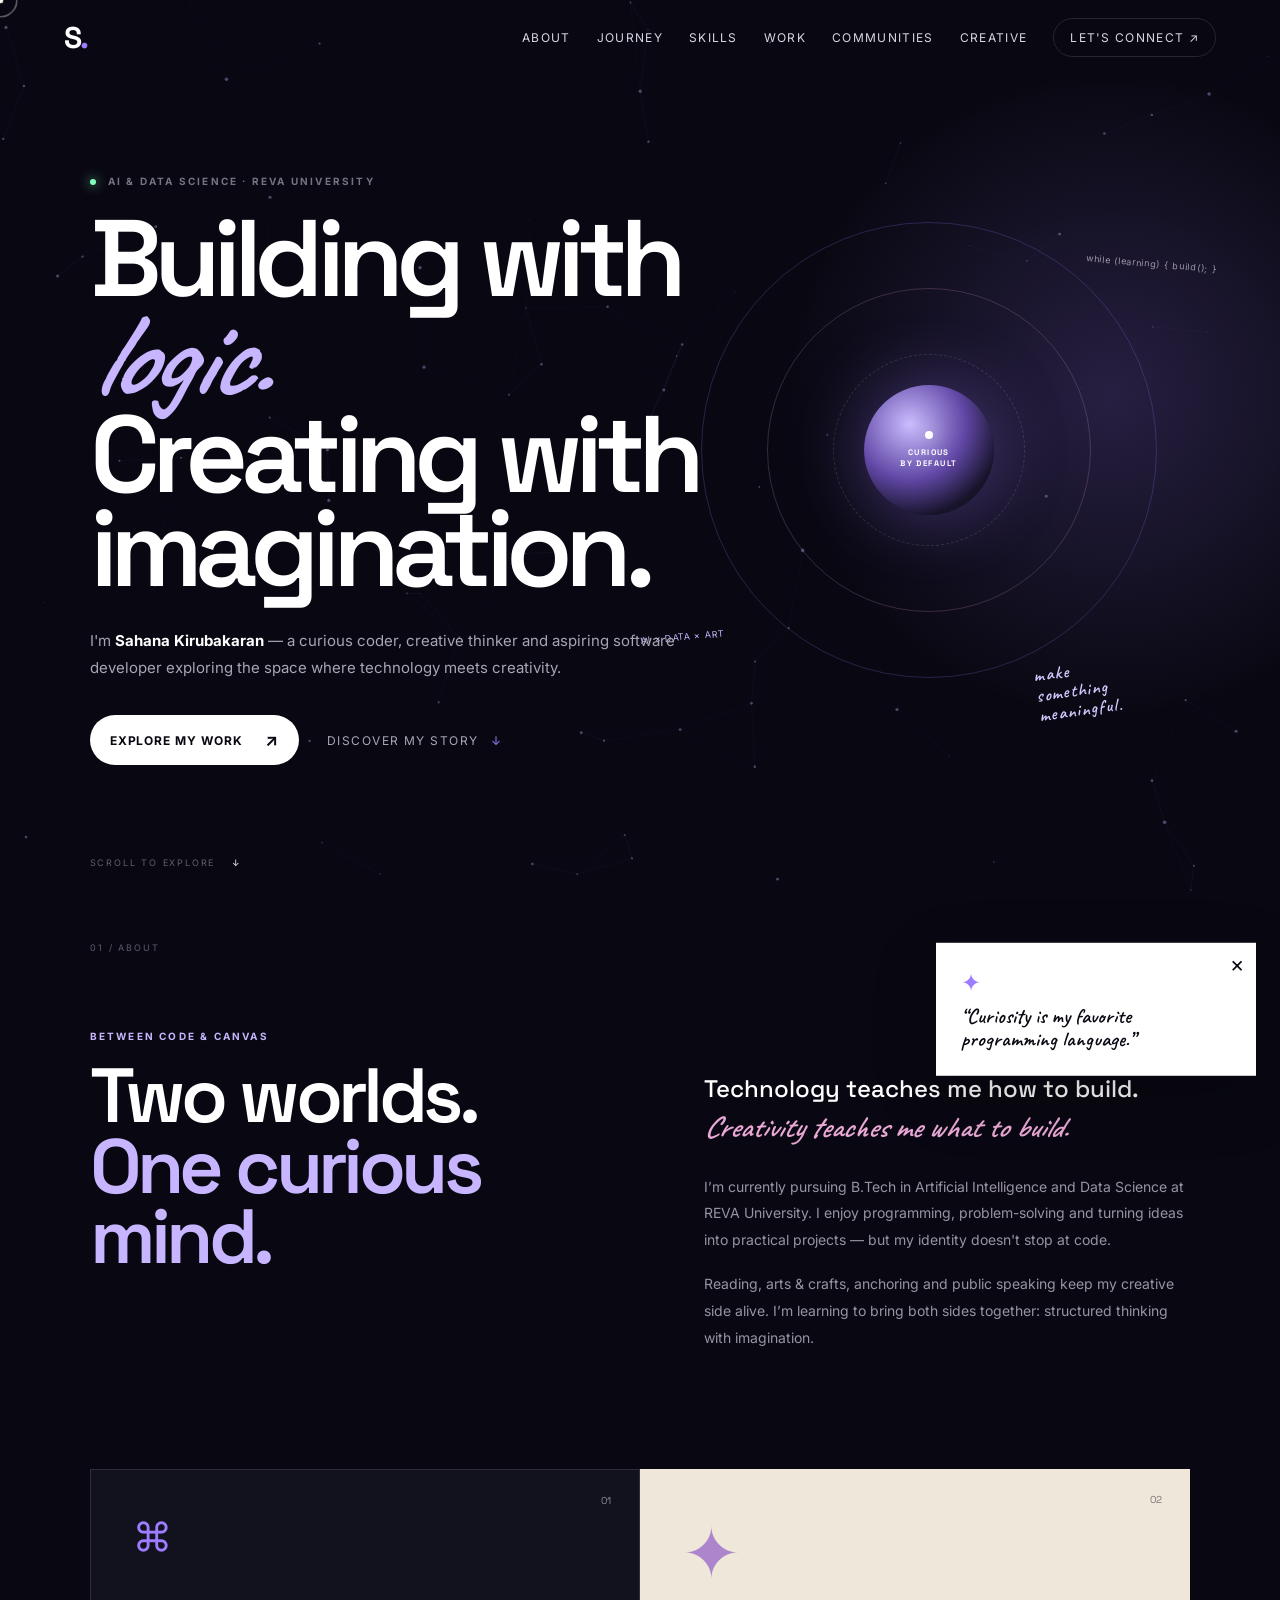
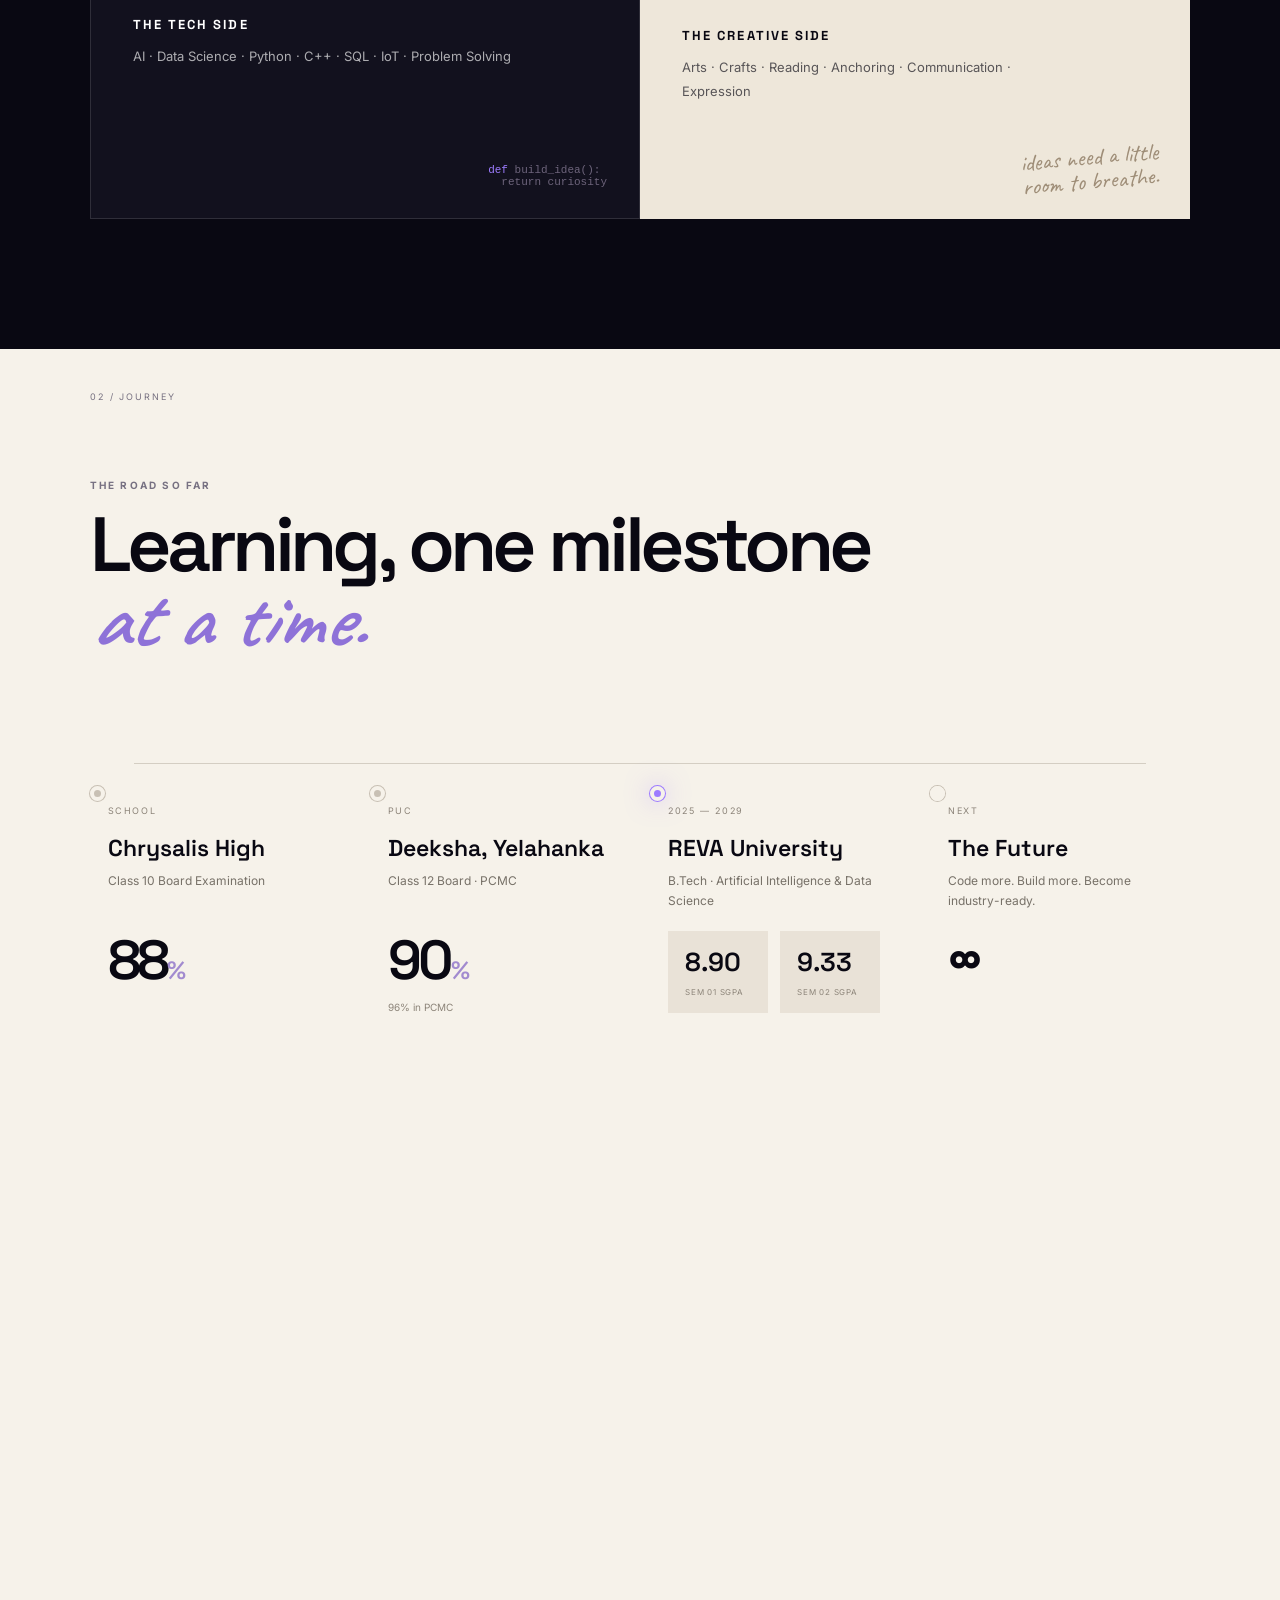
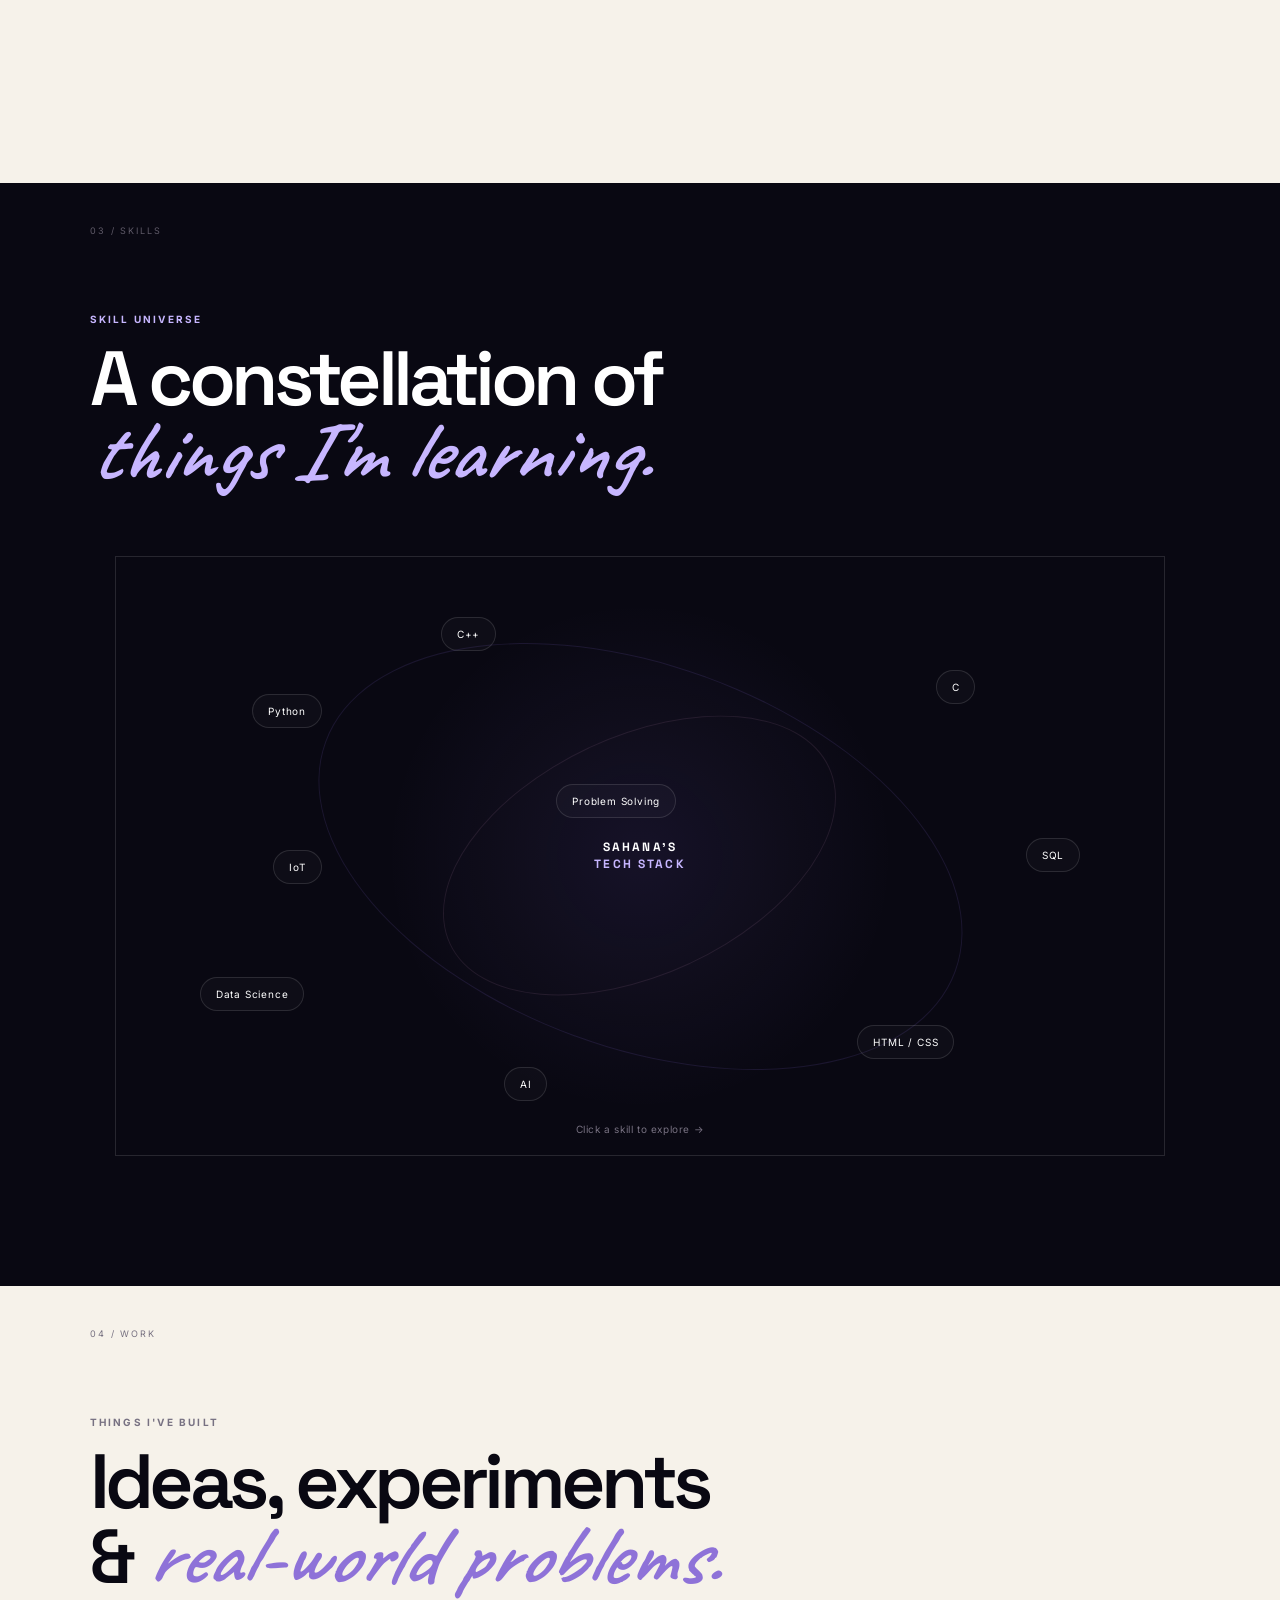
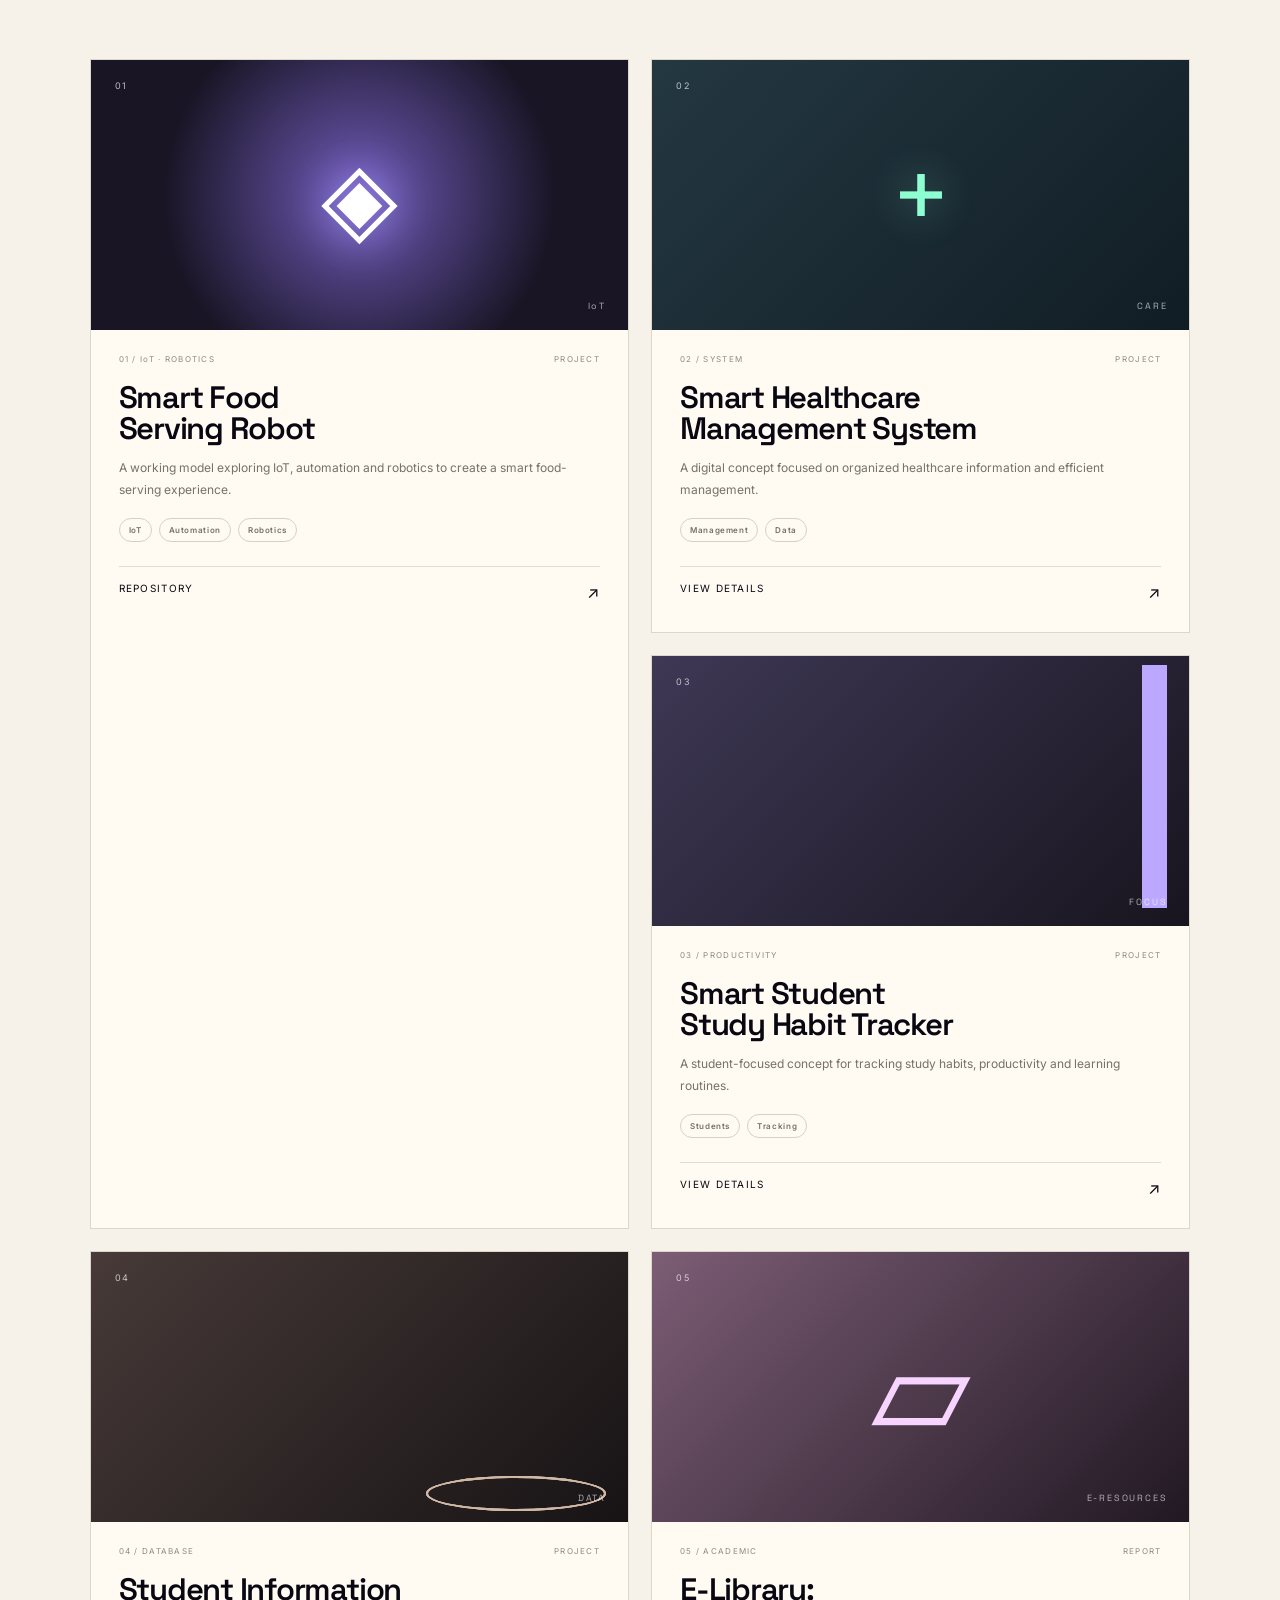
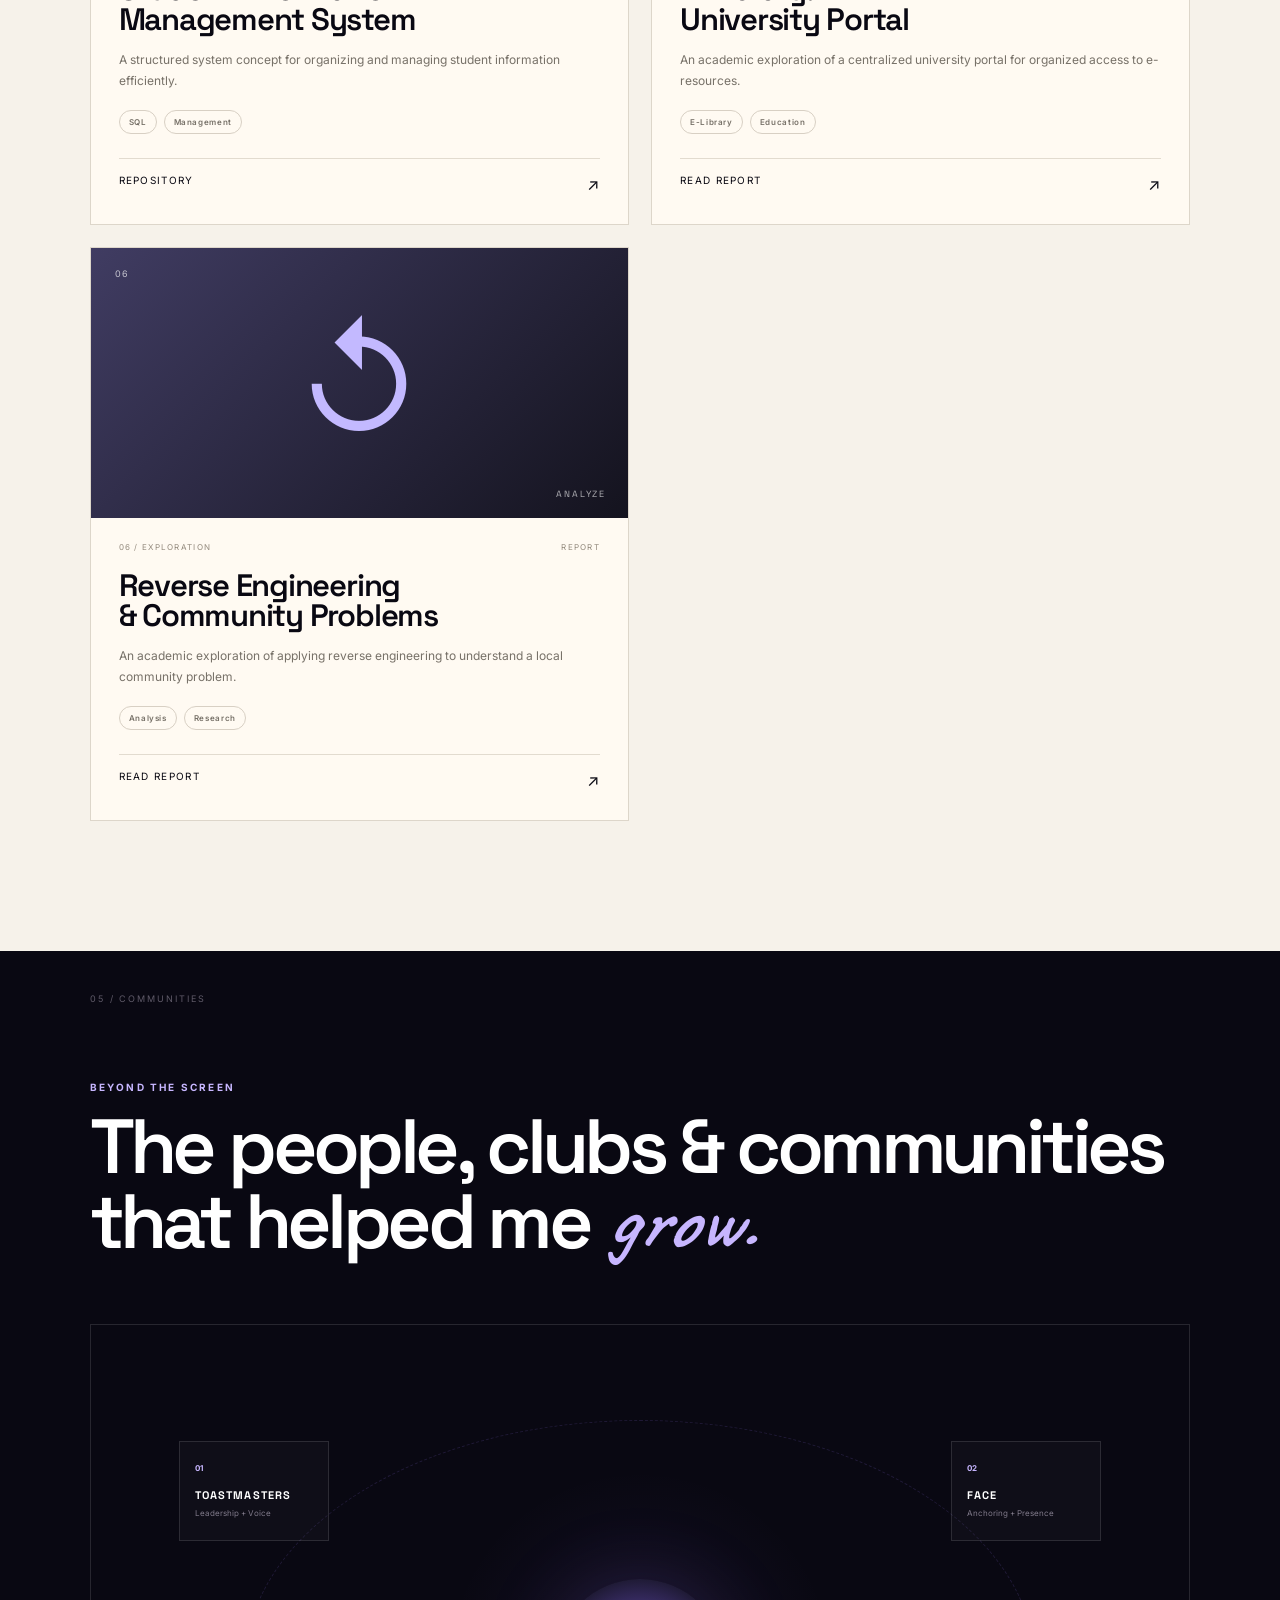
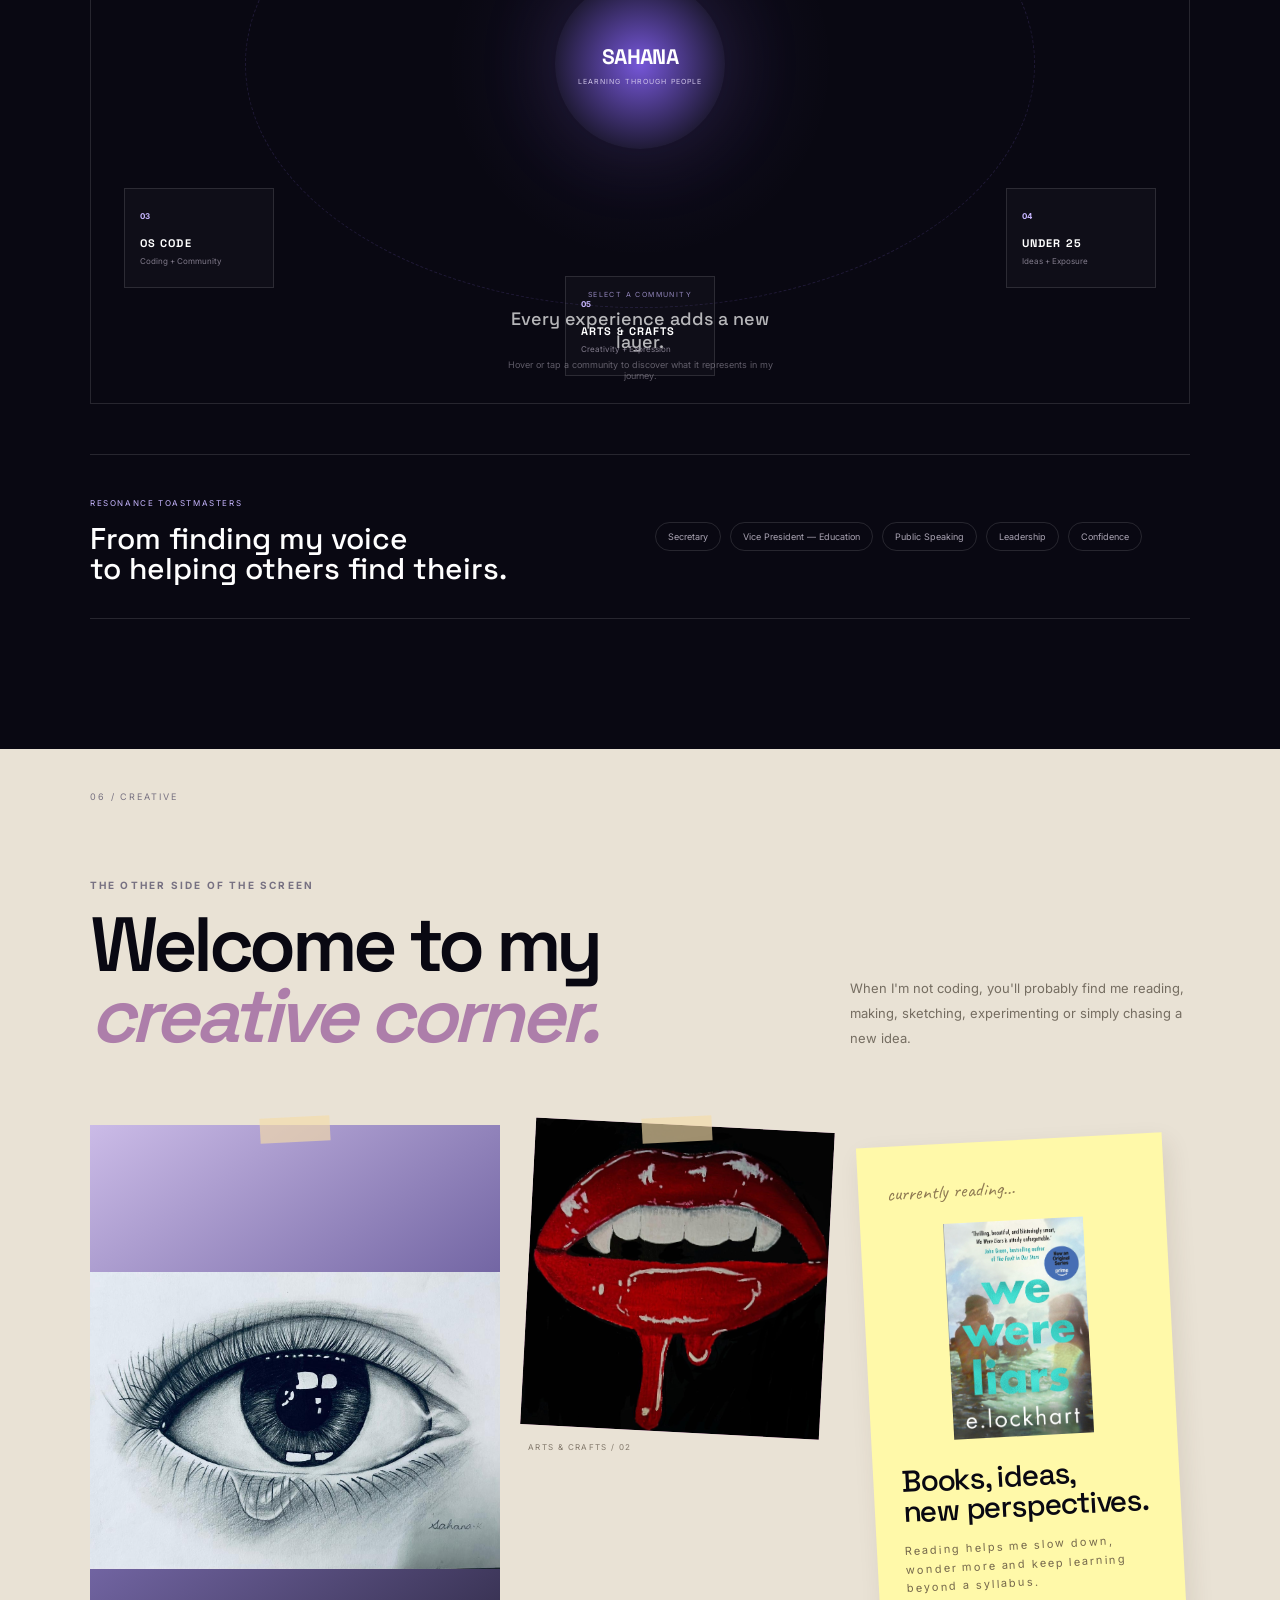
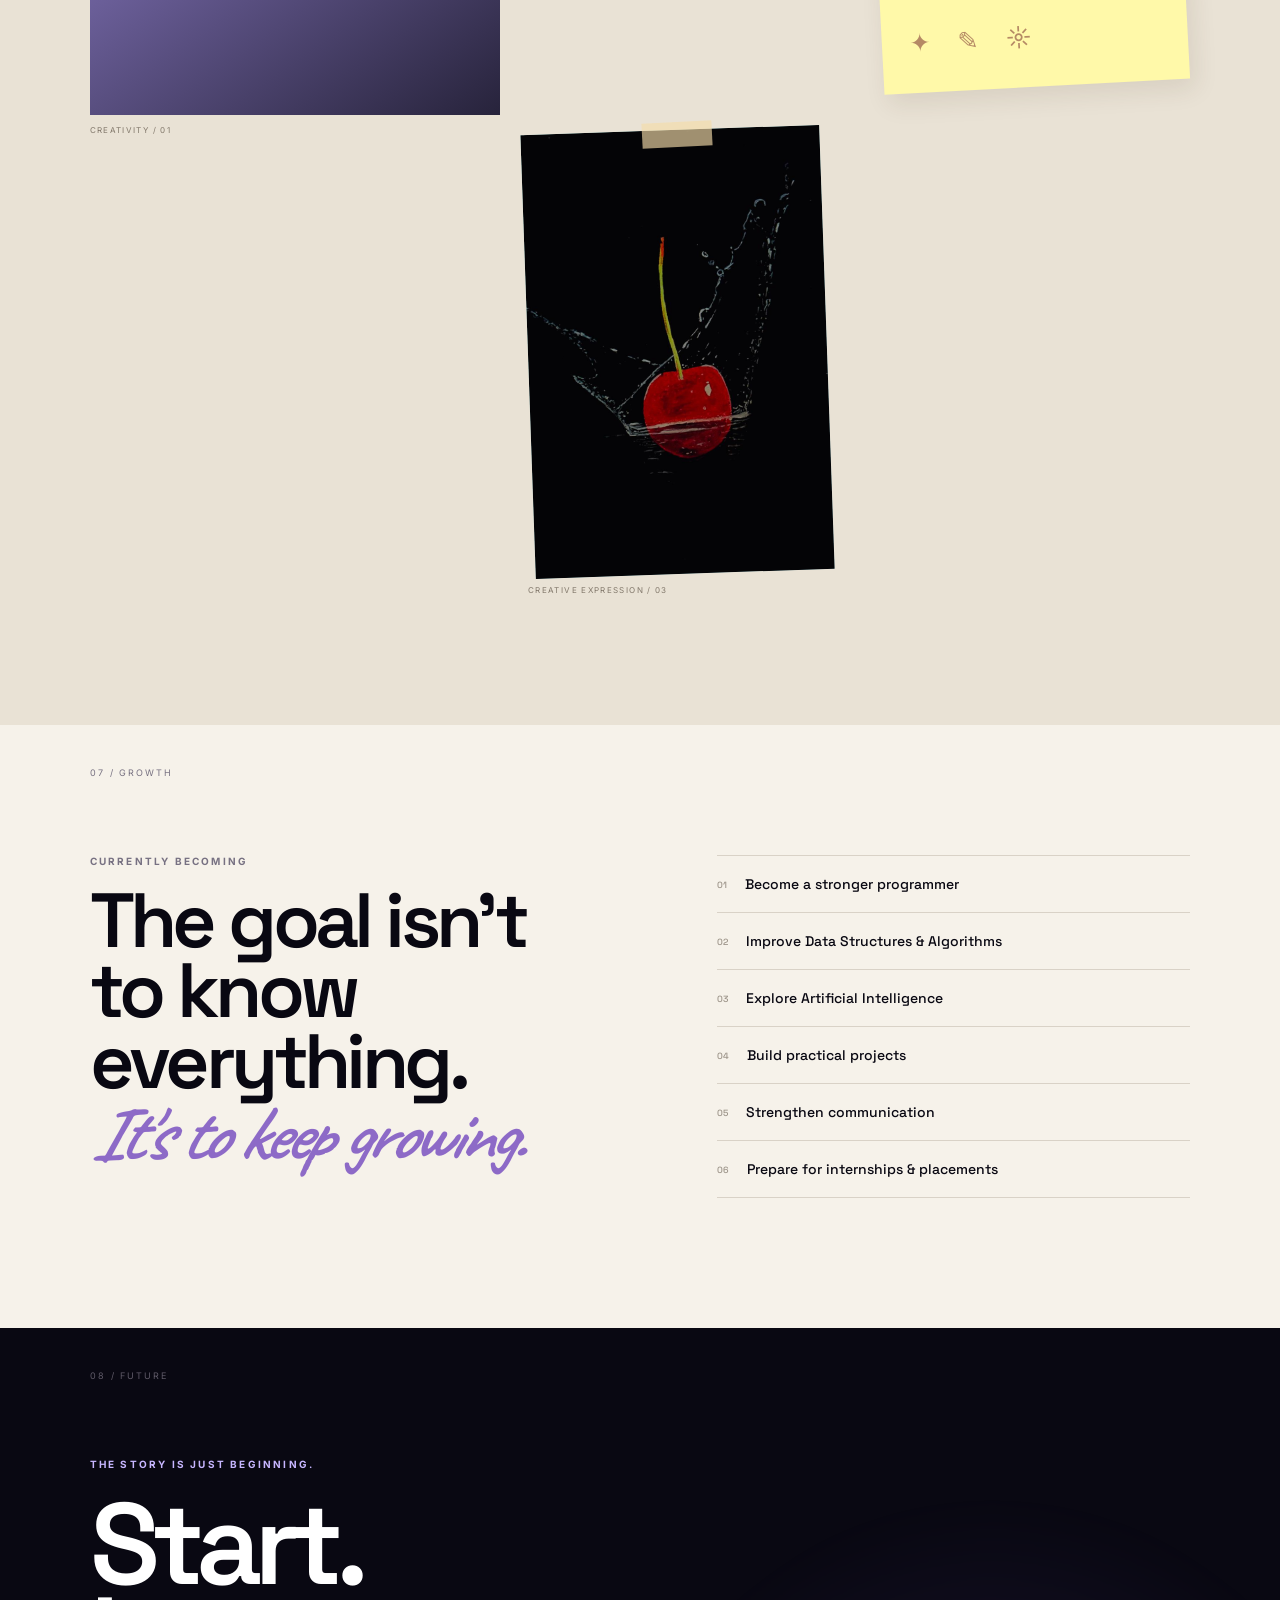
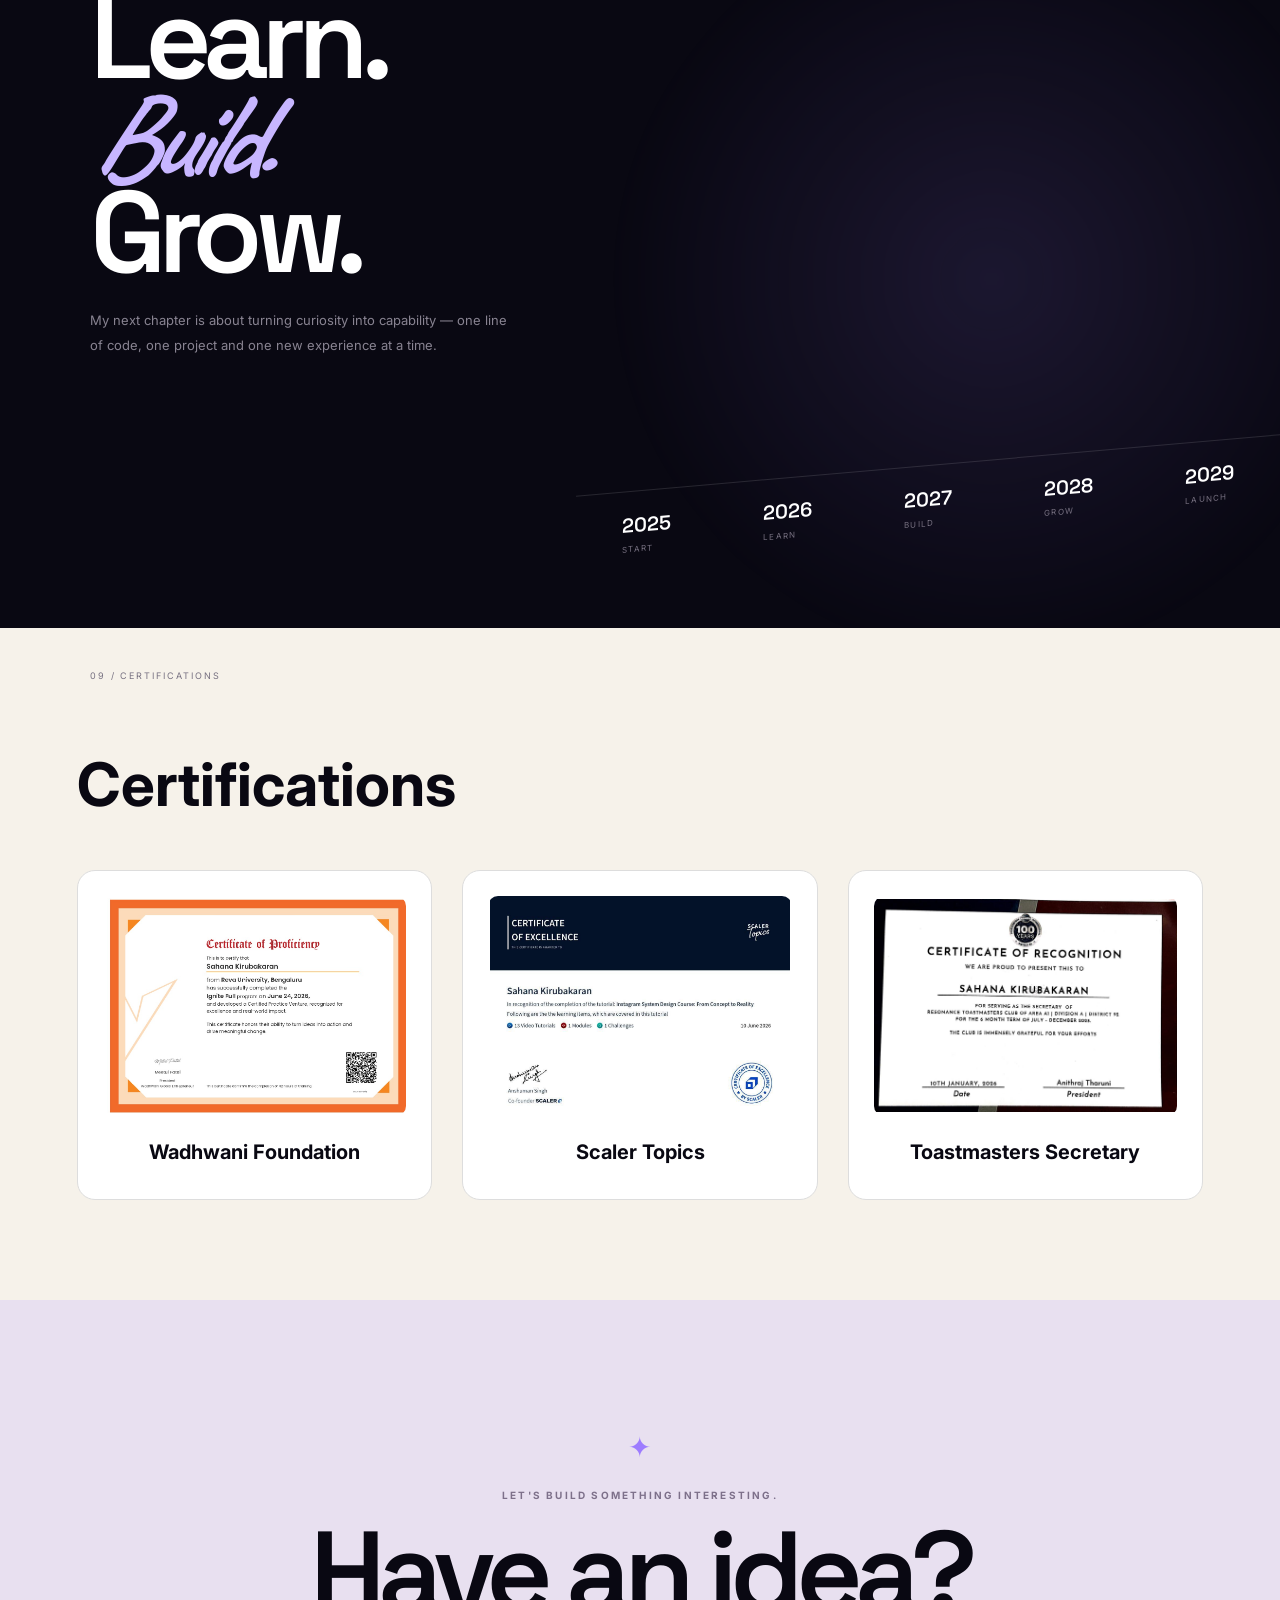
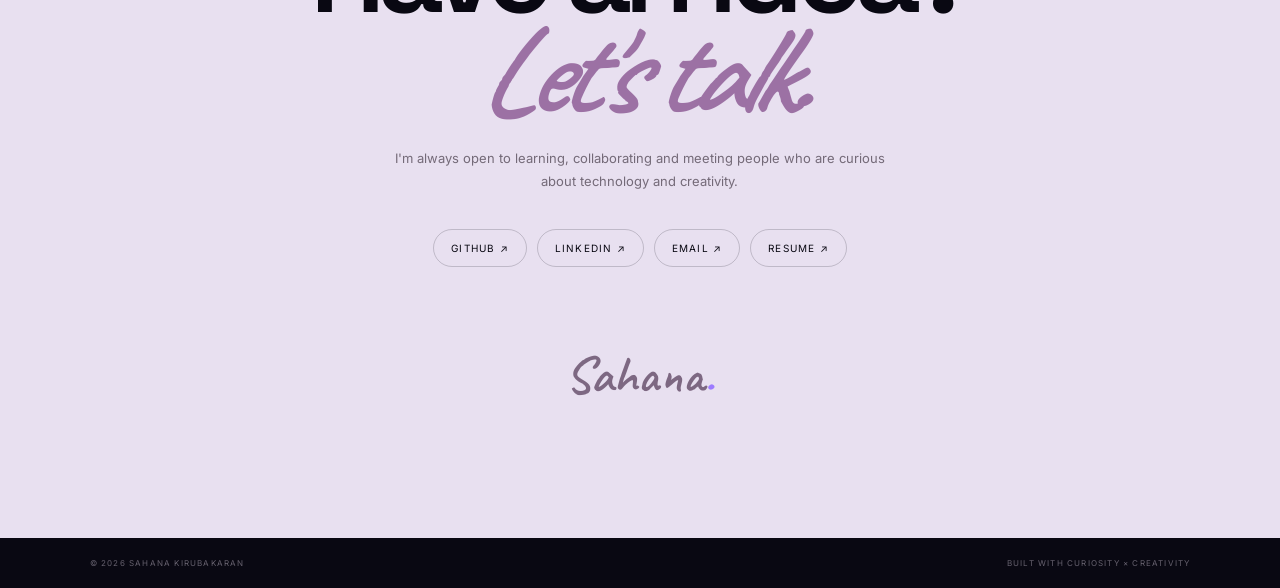
<file: index.html>
<!DOCTYPE html>
<html lang="en">
<head>
  <meta property="og:title" content="Sahana Kirubakaran | AI & Data Science Portfolio">
<meta property="og:description" content="Explore my projects, skills, creativity, certifications and journey in technology.">
<meta property="og:image" content="https://sahanakirubakaran.github.io/sahana_portfolio/linkedin-preview.png">
<meta property="og:url" content="https://sahanakirubakaran.github.io/sahana_portfolio/">
<meta property="og:type" content="website">
  <meta charset="UTF-8">
  <meta name="viewport" content="width=device-width, initial-scale=1.0">
  <meta name="description" content="Sahana Kirubakaran — AI & Data Science student, coder, creative thinker and public speaker.">
  <title>Sahana Kirubakaran — Logic × Creativity</title>
  <link rel="preconnect" href="https://fonts.googleapis.com">
  <link rel="preconnect" href="https://fonts.gstatic.com" crossorigin>
  <link href="https://fonts.googleapis.com/css2?family=Caveat:wght@500;600;700&family=Inter:wght@400;500;600;700&family=Space+Grotesk:wght@400;500;600;700&display=swap" rel="stylesheet">
  <link rel="stylesheet" href="css/style.css">
</head>
<body>

  <div id="loader">
    <div class="loader-mark">SK<span>.</span></div>
    <div class="loader-line"><i></i></div>
    <p>initializing curiosity...</p>
  </div>

  <div class="cursor-dot"></div>
  <div class="cursor-ring"></div>

  <nav class="nav">
    <a class="brand" href="#home" aria-label="Sahana home">S<span>.</span></a>
    <button class="menu-toggle" aria-label="Open menu" aria-expanded="false">
      <span></span><span></span>
    </button>
    <div class="nav-links">
      <a href="#about">About</a>
      <a href="#journey">Journey</a>
      <a href="#skills">Skills</a>
      <a href="#projects">Work</a>
      <a href="#communities">Communities</a>
      <a href="#creative">Creative</a>
      <a href="#contact" class="nav-cta">Let's connect ↗</a>
    </div>
  </nav>

  <main>
    <section class="hero" id="home">
      <canvas id="heroCanvas"></canvas>
      <div class="hero-glow"></div>

      <div class="hero-copy reveal">
        <p class="eyebrow"><span class="pulse"></span> AI & DATA SCIENCE · REVA UNIVERSITY</p>
        <h1>Building with<br><em>logic.</em><br>Creating with <strong>imagination.</strong></h1>
        <p class="hero-sub">
          I'm <b>Sahana Kirubakaran</b> — a curious coder, creative thinker and
          aspiring software developer exploring the space where technology meets creativity.
        </p>
        <div class="hero-actions">
          <a class="btn btn-primary magnetic" href="#projects">Explore my work <span>↗</span></a>
          <a class="text-link magnetic" href="#about">Discover my story <span>↓</span></a>
        </div>
      </div>

      <div class="hero-orbit" aria-hidden="true">
        <div class="orbit orbit-a"></div>
        <div class="orbit orbit-b"></div>
        <div class="orbit orbit-c"></div>
        <div class="core">
          <span class="core-dot"></span>
          <span class="core-label">CURIOUS<br>BY DEFAULT</span>
        </div>
        <span class="float-code code-1">while (learning) { build(); }</span>
        <span class="float-code code-2">AI × DATA × ART</span>
        <span class="float-note">make<br>something<br>meaningful.</span>
      </div>

      <div class="scroll-cue">SCROLL TO EXPLORE <span>↓</span></div>
    </section>

    <section class="intro section-dark" id="about">
      <div class="section-number">01 / ABOUT</div>
      <div class="split-intro">
        <div class="reveal">
          <p class="eyebrow lilac">BETWEEN CODE & CANVAS</p>
          <h2>Two worlds.<br><span>One curious mind.</span></h2>
        </div>
        <div class="intro-text reveal">
          <p class="big-copy">Technology teaches me how to build. <i>Creativity teaches me what to build.</i></p>
          <p>
            I’m currently pursuing B.Tech in Artificial Intelligence and Data Science at
            REVA University. I enjoy programming, problem-solving and turning ideas into
            practical projects — but my identity doesn't stop at code.
          </p>
          <p>
            Reading, arts & crafts, anchoring and public speaking keep my creative side alive.
            I’m learning to bring both sides together: structured thinking with imagination.
          </p>
        </div>
      </div>

      <div class="dual-worlds reveal">
        <div class="world tech-world">
          <span class="world-index">01</span>
          <div class="world-icon">⌘</div>
          <h3>THE TECH SIDE</h3>
          <p>AI · Data Science · Python · C++ · SQL · IoT · Problem Solving</p>
          <div class="mini-code"><span>def</span> build_idea():<br>&nbsp;&nbsp;return curiosity</div>
        </div>
        <div class="world art-world">
          <span class="world-index">02</span>
          <div class="scribble">✦</div>
          <h3>THE CREATIVE SIDE</h3>
          <p>Arts · Crafts · Reading · Anchoring · Communication · Expression</p>
          <div class="mini-note">ideas need a little<br>room to breathe.</div>
        </div>
      </div>
    </section>

    <section class="journey section-light" id="journey">
      <div class="section-number">02 / JOURNEY</div>
      <div class="section-heading reveal">
        <p class="eyebrow">THE ROAD SO FAR</p>
        <h2>Learning, one milestone<br><em>at a time.</em></h2>
      </div>

      <div class="journey-path">
        <div class="path-line"></div>

        <article class="journey-stop reveal">
          <div class="stop-dot"></div>
          <span class="stop-year">SCHOOL</span>
          <h3>Chrysalis High</h3>
          <p>Class 10 Board Examination</p>
          <strong>88<span>%</span></strong>
        </article>

        <article class="journey-stop reveal">
          <div class="stop-dot"></div>
          <span class="stop-year">PUC</span>
          <h3>Deeksha, Yelahanka</h3>
          <p>Class 12 Board · PCMC</p>
          <strong>90<span>%</span></strong>
          <small>96% in PCMC</small>
        </article>

        <article class="journey-stop active reveal">
          <div class="stop-dot"></div>
          <span class="stop-year">2025 — 2029</span>
          <h3>REVA University</h3>
          <p>B.Tech · Artificial Intelligence & Data Science</p>
          <div class="score-row">
            <div><b>8.90</b><small>SEM 01 SGPA</small></div>
            <div><b>9.33</b><small>SEM 02 SGPA</small></div>
          </div>
        </article>

        <article class="journey-stop future reveal">
          <div class="stop-dot"></div>
          <span class="stop-year">NEXT</span>
          <h3>The Future</h3>
          <p>Code more. Build more. Become industry-ready.</p>
          <strong>∞</strong>
        </article>
      </div>
    </section>

    <section class="skills section-dark" id="skills">
      <div class="section-number">03 / SKILLS</div>
      <div class="section-heading reveal">
        <p class="eyebrow lilac">SKILL UNIVERSE</p>
        <h2>A constellation of<br><em>things I'm learning.</em></h2>
      </div>

      <div class="skill-universe reveal" id="skillUniverse">
        <div class="skill-center">SAHANA'S<br><span>TECH STACK</span></div>
        <button class="skill-node n1" data-info="Python — building programming fundamentals and exploring data-driven ideas.">Python</button>
        <button class="skill-node n2" data-info="C++ — strengthening logic, algorithms and problem-solving.">C++</button>
        <button class="skill-node n3" data-info="C — developing a strong foundation in programming concepts.">C</button>
        <button class="skill-node n4" data-info="SQL — working with structured data and database concepts.">SQL</button>
        <button class="skill-node n5" data-info="HTML & CSS — creating interfaces and learning web development.">HTML / CSS</button>
        <button class="skill-node n6" data-info="Artificial Intelligence — an area I am actively exploring.">AI</button>
        <button class="skill-node n7" data-info="Data Science — connecting programming, data and problem-solving.">Data Science</button>
        <button class="skill-node n8" data-info="IoT — explored through my smart food-serving robot project.">IoT</button>
        <button class="skill-node n9" data-info="Problem Solving — one of the skills I want to keep improving.">Problem Solving</button>
        <div class="skill-info" id="skillInfo">Click a skill to explore →</div>
      </div>
    </section>

    <section class="projects section-light" id="projects">
      <div class="section-number">04 / WORK</div>
      <div class="section-heading reveal">
        <p class="eyebrow">THINGS I'VE BUILT</p>
        <h2>Ideas, experiments<br>& <em>real-world problems.</em></h2>
      </div>

      <div class="project-grid">
        <article class="project-card featured reveal">
          <div class="project-visual robot-visual"><span>01</span><div class="robot">◈</div><i>IoT</i></div>
          <div class="project-meta"><span>01 / IoT · ROBOTICS</span><span>PROJECT</span></div>
          <h3>Smart Food<br>Serving Robot</h3>
          <p>A working model exploring IoT, automation and robotics to create a smart food-serving experience.</p>
          <div class="tags"><b>IoT</b><b>Automation</b><b>Robotics</b></div>
          <a href="#" class="project-link">Repository <span>↗</span></a>
        </article>

        <article class="project-card reveal">
          <div class="project-visual health-visual"><span>02</span><div class="medical-cross">+</div><i>CARE</i></div>
          <div class="project-meta"><span>02 / SYSTEM</span><span>PROJECT</span></div>
          <h3>Smart Healthcare<br>Management System</h3>
          <p>A digital concept focused on organized healthcare information and efficient management.</p>
          <div class="tags"><b>Management</b><b>Data</b></div>
          <a href="#" class="project-link">View details <span>↗</span></a>
        </article>

        <article class="project-card reveal">
          <div class="project-visual study-visual"><span>03</span><div class="chart-bars"><i></i><i></i><i></i><i></i></div><i>FOCUS</i></div>
          <div class="project-meta"><span>03 / PRODUCTIVITY</span><span>PROJECT</span></div>
          <h3>Smart Student<br>Study Habit Tracker</h3>
          <p>A student-focused concept for tracking study habits, productivity and learning routines.</p>
          <div class="tags"><b>Students</b><b>Tracking</b></div>
          <a href="#" class="project-link">View details <span>↗</span></a>
        </article>

        <article class="project-card reveal">
          <div class="project-visual database-visual"><span>04</span><div class="db-stack"><i></i><i></i><i></i></div><i>DATA</i></div>
          <div class="project-meta"><span>04 / DATABASE</span><span>PROJECT</span></div>
          <h3>Student Information<br>Management System</h3>
          <p>A structured system concept for organizing and managing student information efficiently.</p>
          <div class="tags"><b>SQL</b><b>Management</b></div>
          <a href="#" class="project-link">Repository <span>↗</span></a>
        </article>

        <article class="project-card reveal">
          <div class="project-visual library-visual"><span>05</span><div class="book-shape">▱</div><i>E-RESOURCES</i></div>
          <div class="project-meta"><span>05 / ACADEMIC</span><span>REPORT</span></div>
          <h3>E-Library:<br>University Portal</h3>
          <p>An academic exploration of a centralized university portal for organized access to e-resources.</p>
          <div class="tags"><b>E-Library</b><b>Education</b></div>
          <a href="#" class="project-link">Read report <span>↗</span></a>
        </article>

        <article class="project-card reveal">
          <div class="project-visual reverse-visual"><span>06</span><div class="reverse-mark">↺</div><i>ANALYZE</i></div>
          <div class="project-meta"><span>06 / EXPLORATION</span><span>REPORT</span></div>
          <h3>Reverse Engineering<br>& Community Problems</h3>
          <p>An academic exploration of applying reverse engineering to understand a local community problem.</p>
          <div class="tags"><b>Analysis</b><b>Research</b></div>
          <a href="#" class="project-link">Read report <span>↗</span></a>
        </article>
      </div>
    </section>

    <section class="leadership section-dark" id="communities">
      <div class="section-number">05 / COMMUNITIES</div>
      <div class="section-heading reveal">
        <p class="eyebrow lilac">BEYOND THE SCREEN</p>
        <h2>The people, clubs & communities<br>that helped me <em>grow.</em></h2>
      </div>

      <div class="community-map reveal">
        <div class="community-center">
          <span>SAHANA</span>
          <small>LEARNING THROUGH PEOPLE</small>
        </div>

        <button class="community-node c1" data-community="toastmasters">
          <b>01</b><span>TOASTMASTERS</span><small>Leadership + Voice</small>
        </button>
        <button class="community-node c2" data-community="face">
          <b>02</b><span>FACE</span><small>Anchoring + Presence</small>
        </button>
        <button class="community-node c3" data-community="oscode">
          <b>03</b><span>OS CODE</span><small>Coding + Community</small>
        </button>
        <button class="community-node c4" data-community="under25">
          <b>04</b><span>UNDER 25</span><small>Ideas + Exposure</small>
        </button>
        <button class="community-node c5" data-community="arts">
          <b>05</b><span>ARTS & CRAFTS</span><small>Creativity + Expression</small>
        </button>

        <div class="community-detail" id="communityDetail">
          <span>SELECT A COMMUNITY</span>
          <h3>Every experience adds a new layer.</h3>
          <p>Hover or tap a community to discover what it represents in my journey.</p>
        </div>
      </div>

      <div class="leadership-highlight reveal">
        <div>
          <span class="mini-label">RESONANCE TOASTMASTERS</span>
          <h3>From finding my voice<br>to helping others find theirs.</h3>
        </div>
        <div class="role-list">
          <span>Secretary</span>
          <span>Vice President — Education</span>
          <span>Public Speaking</span>
          <span>Leadership</span>
          <span>Confidence</span>
        </div>
      </div>
    </section>

    <section class="creative section-paper" id="creative">
      <div class="section-number">06 / CREATIVE</div>
      <div class="creative-head reveal">
        <div>
          <p class="eyebrow">THE OTHER SIDE OF THE SCREEN</p>
          <h2>Welcome to my<br><em>creative corner.</em></h2>
        </div>
        <p>When I'm not coding, you'll probably find me reading, making, sketching, experimenting or simply chasing a new idea.</p>
      </div>

      <div class="art-gallery">
        <div class="art-card art-large reveal">
          <div class="art-placeholder art-one"><img src="art-1.jpeg" alt="Artwork 1"></div>
          <div class="tape"></div>
          <p>CREATIVITY / 01</p>
        </div>
        <div class="art-card reveal tilt">
          <div class="art-placeholder art-two"><img src="art-2.jpeg" alt="Artwork 2"></div>
          <div class="tape"></div>
          <p>ARTS & CRAFTS / 02</p>
        </div>
        <div class="art-card note-card reveal">
          <div class="note-paper">
            <span class="hand">currently reading...</span>
             <img src="reading.png" alt="We Were Liars book">
            <h3>Books, ideas,<br>new perspectives.</h3>
            <p>Reading helps me slow down, wonder more and keep learning beyond a syllabus.</p>
            <div class="doodle">✦ ✎ ☼</div>
          </div>
        </div>
        <div class="art-card reveal tilt">
          <div class="art-placeholder art-three"><img src="art-3.jpeg" alt="Artwork 3"></div>
          <div class="tape"></div>
          <p>CREATIVE EXPRESSION / 03</p>
        </div>
      </div>
    </section>

    <section class="growth section-light">
      <div class="section-number">07 / GROWTH</div>
      <div class="growth-inner">
        <div class="reveal">
          <p class="eyebrow">CURRENTLY BECOMING</p>
          <h2>The goal isn't<br>to know everything.<br><em>It's to keep growing.</em></h2>
        </div>
        <div class="growth-list reveal">
          <div><span>01</span> Become a stronger programmer</div>
          <div><span>02</span> Improve Data Structures & Algorithms</div>
          <div><span>03</span> Explore Artificial Intelligence</div>
          <div><span>04</span> Build practical projects</div>
          <div><span>05</span> Strengthen communication</div>
          <div><span>06</span> Prepare for internships & placements</div>
        </div>
      </div>
    </section>

    <section class="future section-dark">
      <div class="future-noise"></div>
      <div class="section-number">08 / FUTURE</div>
      <div class="future-content reveal">
        <p class="eyebrow lilac">THE STORY IS JUST BEGINNING.</p>
        <h2>Start.<br>Learn.<br><em>Build.</em><br>Grow.</h2>
        <p>My next chapter is about turning curiosity into capability — one line of code, one project and one new experience at a time.</p>
      </div>
      <div class="future-road">
        <div><b>2025</b><span>START</span></div>
        <div><b>2026</b><span>LEARN</span></div>
        <div><b>2027</b><span>BUILD</span></div>
        <div><b>2028</b><span>GROW</span></div>
        <div><b>2029</b><span>LAUNCH</span></div>
      </div>
    </section>
<section class="certifications" id="certifications">

  <div class="section-number">09 / CERTIFICATIONS</div>

  <h2>Certifications</h2>

  <div class="cert-grid">

    <div class="cert-card">
      <img src="cert-1.jpeg" alt="Wadhwani Foundation Certificate">
      <h3>Wadhwani Foundation</h3>
    </div>

    <div class="cert-card">
      <img src="cert-2.jpeg" alt="Scaler Topics Certificate">
      <h3>Scaler Topics</h3>
    </div>

    <div class="cert-card">
      <img src="cert-3.jpeg" alt="Toastmasters Certificate">
      <h3>Toastmasters Secretary</h3>
    </div>

  </div>

</section>









    
    <section class="contact" id="contact">
      <div class="contact-star">✦</div>
      <p class="eyebrow reveal">LET'S BUILD SOMETHING INTERESTING.</p>
      <h2 class="reveal">Have an idea?<br><em>Let's talk.</em></h2>
      <p class="contact-copy reveal">I'm always open to learning, collaborating and meeting people who are curious about technology and creativity.</p>

      <div class="contact-actions reveal">
        <!-- Replace the # links below with your real profiles -->
        <a href="https://github.com/SahanaKirubakaran" class="contact-pill magnetic">GitHub ↗</a>

<a href="https://www.linkedin.com/in/sahana-kirubakaran-38a174371" class="contact-pill magnetic">LinkedIn ↗</a>

<a href="mailto:sahana.kirubakaran@gmail.com" class="contact-pill magnetic">Email ↗</a>

<a href="#" class="contact-pill magnetic">Resume ↗</a>
      </div>

      <div class="signature">Sahana<span>.</span></div>
    </section>
  </main>

  <footer>
    <span>© 2026 Sahana Kirubakaran</span>
    <span>BUILT WITH CURIOSITY × CREATIVITY</span>
  </footer>

  <div class="easter-egg" id="easterEgg">
    <button id="closeEgg" aria-label="Close">×</button>
    <span>✦</span>
    <p>“Curiosity is my favorite programming language.”</p>
  </div>

  <script src="js/script.js"></script>
</body>
</html>
</file>
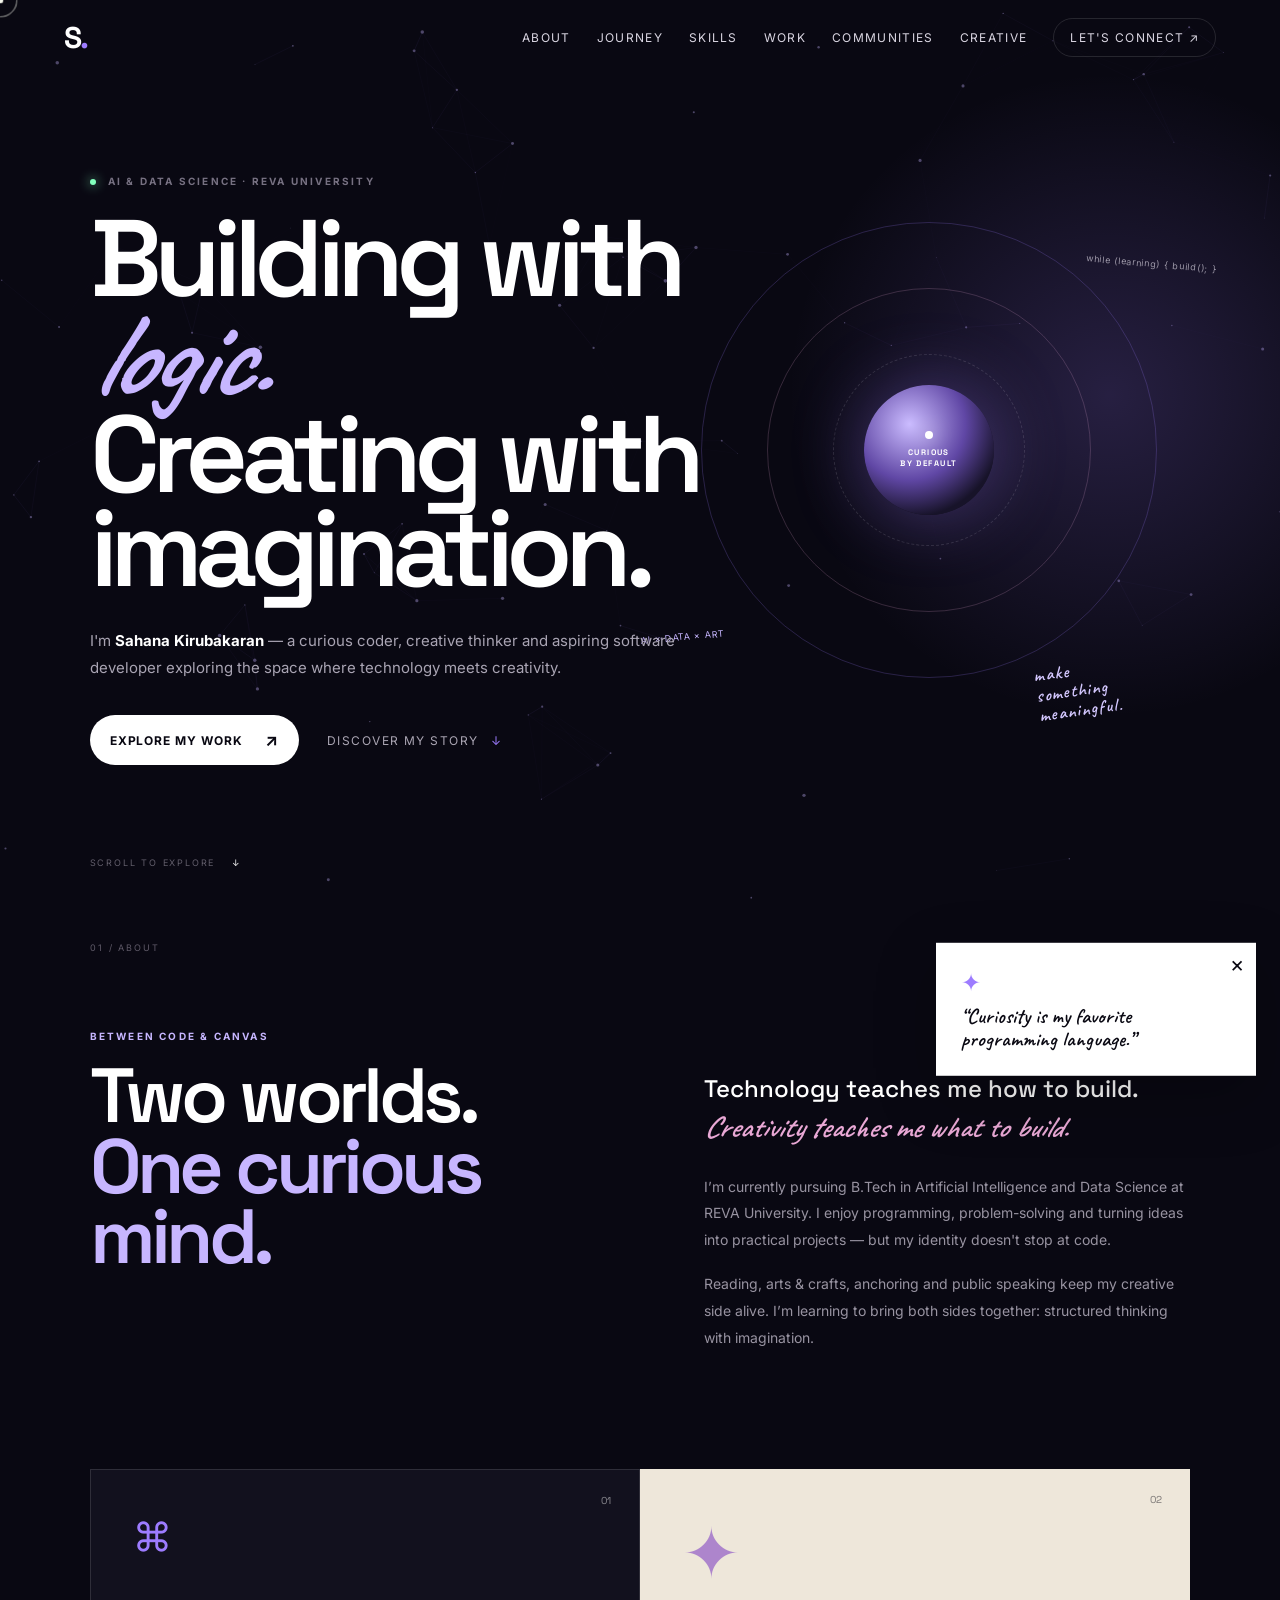
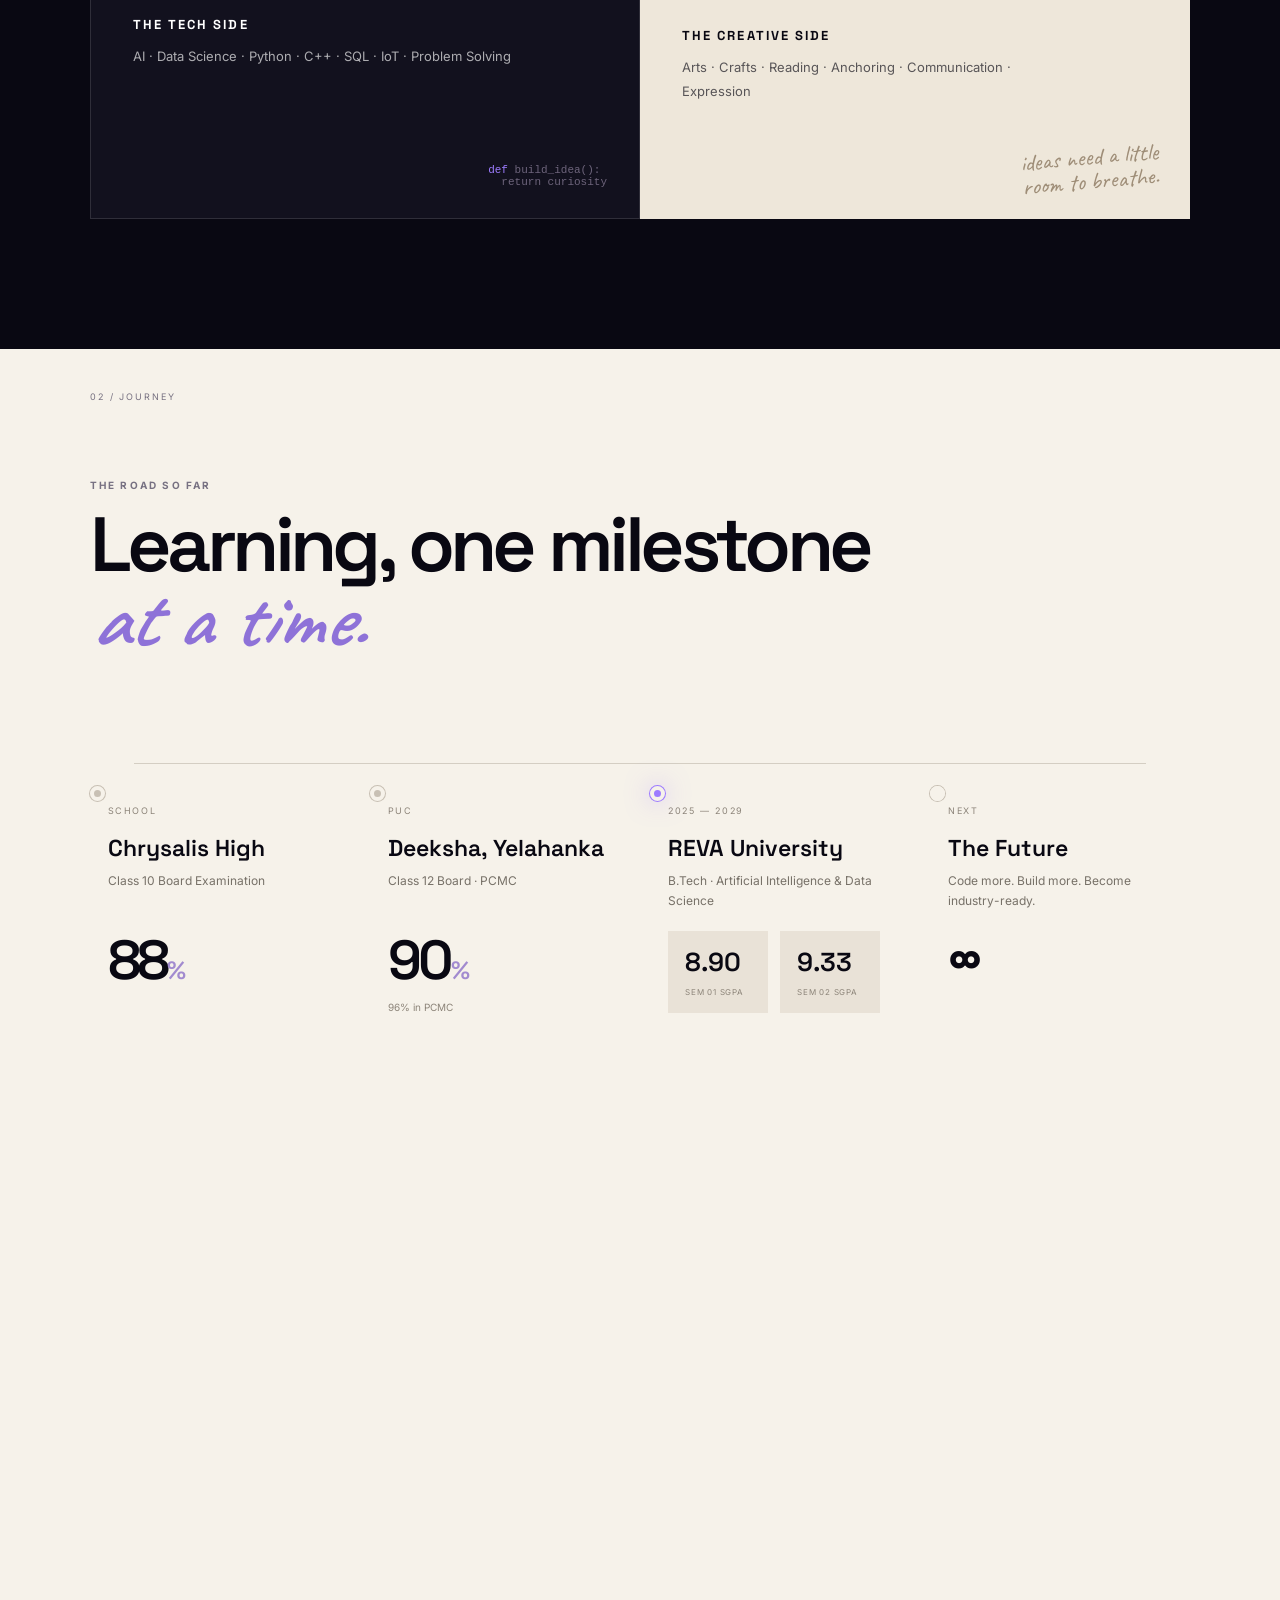
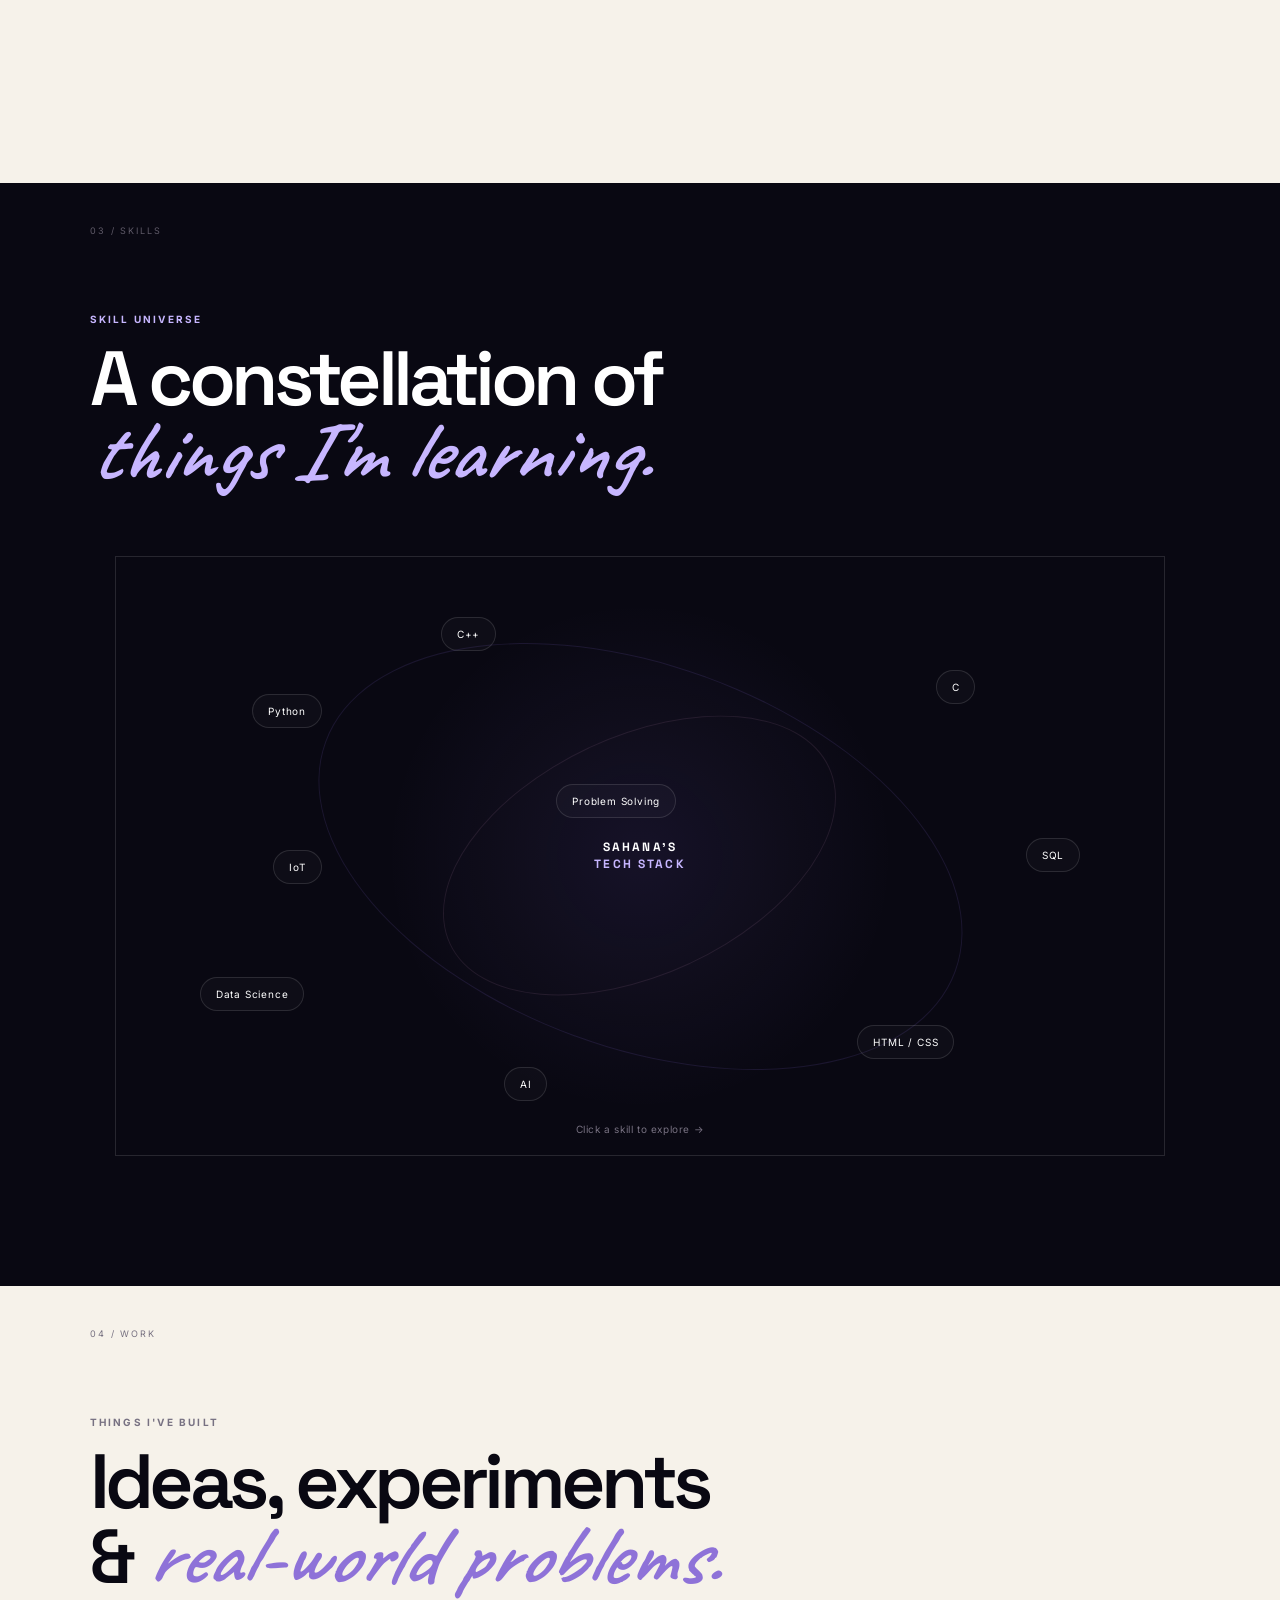
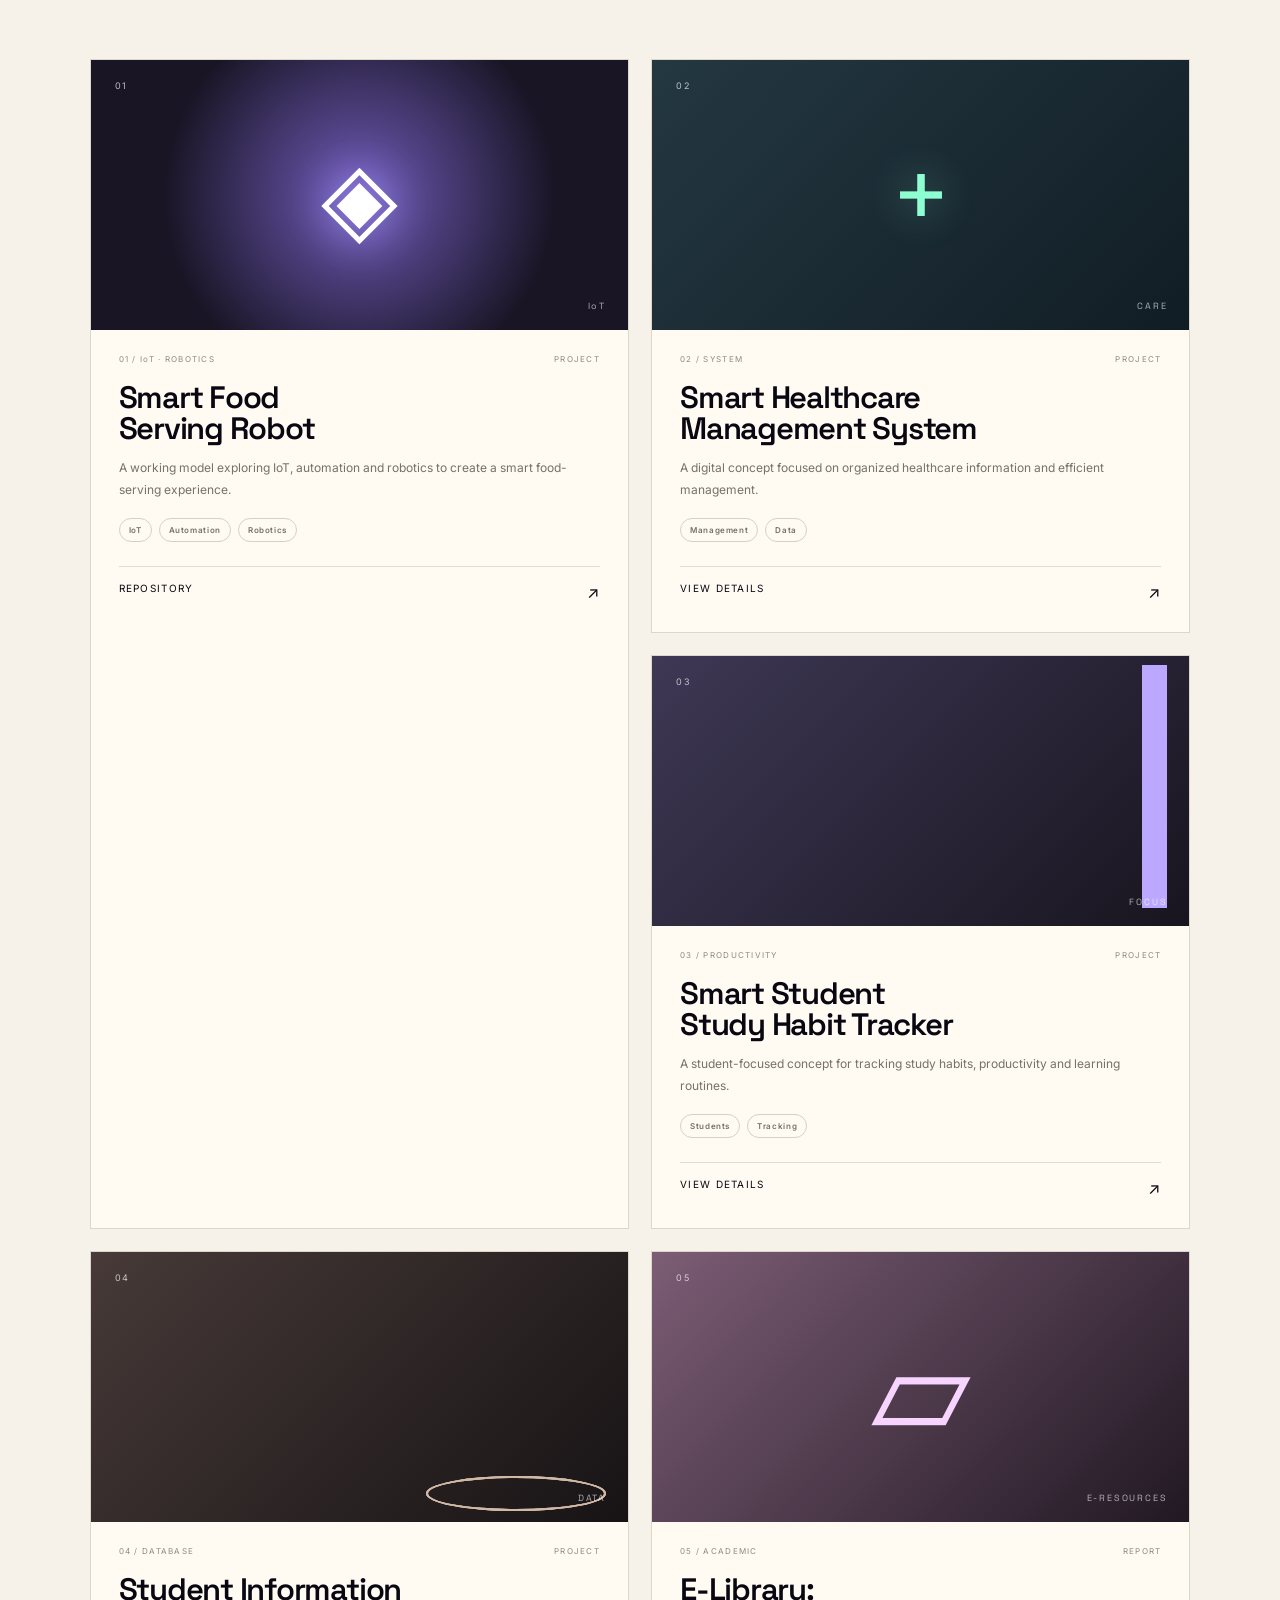
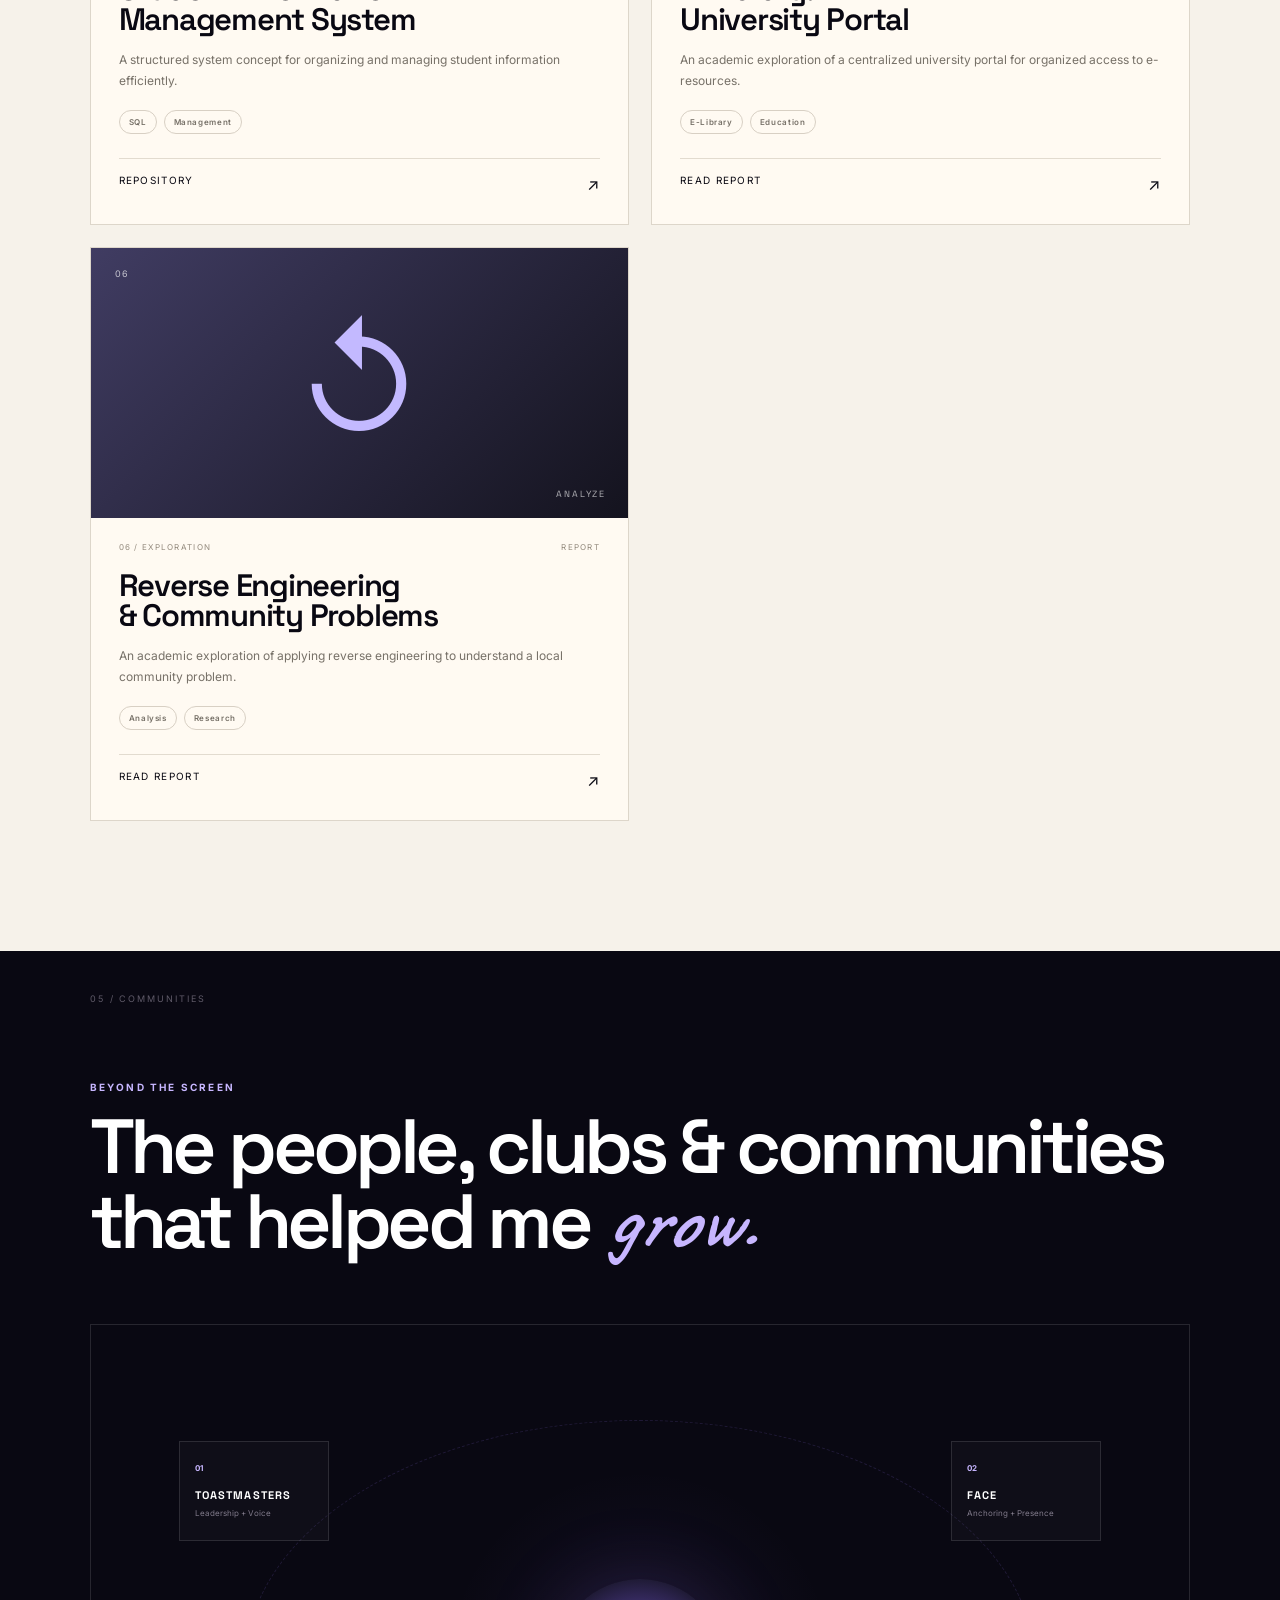
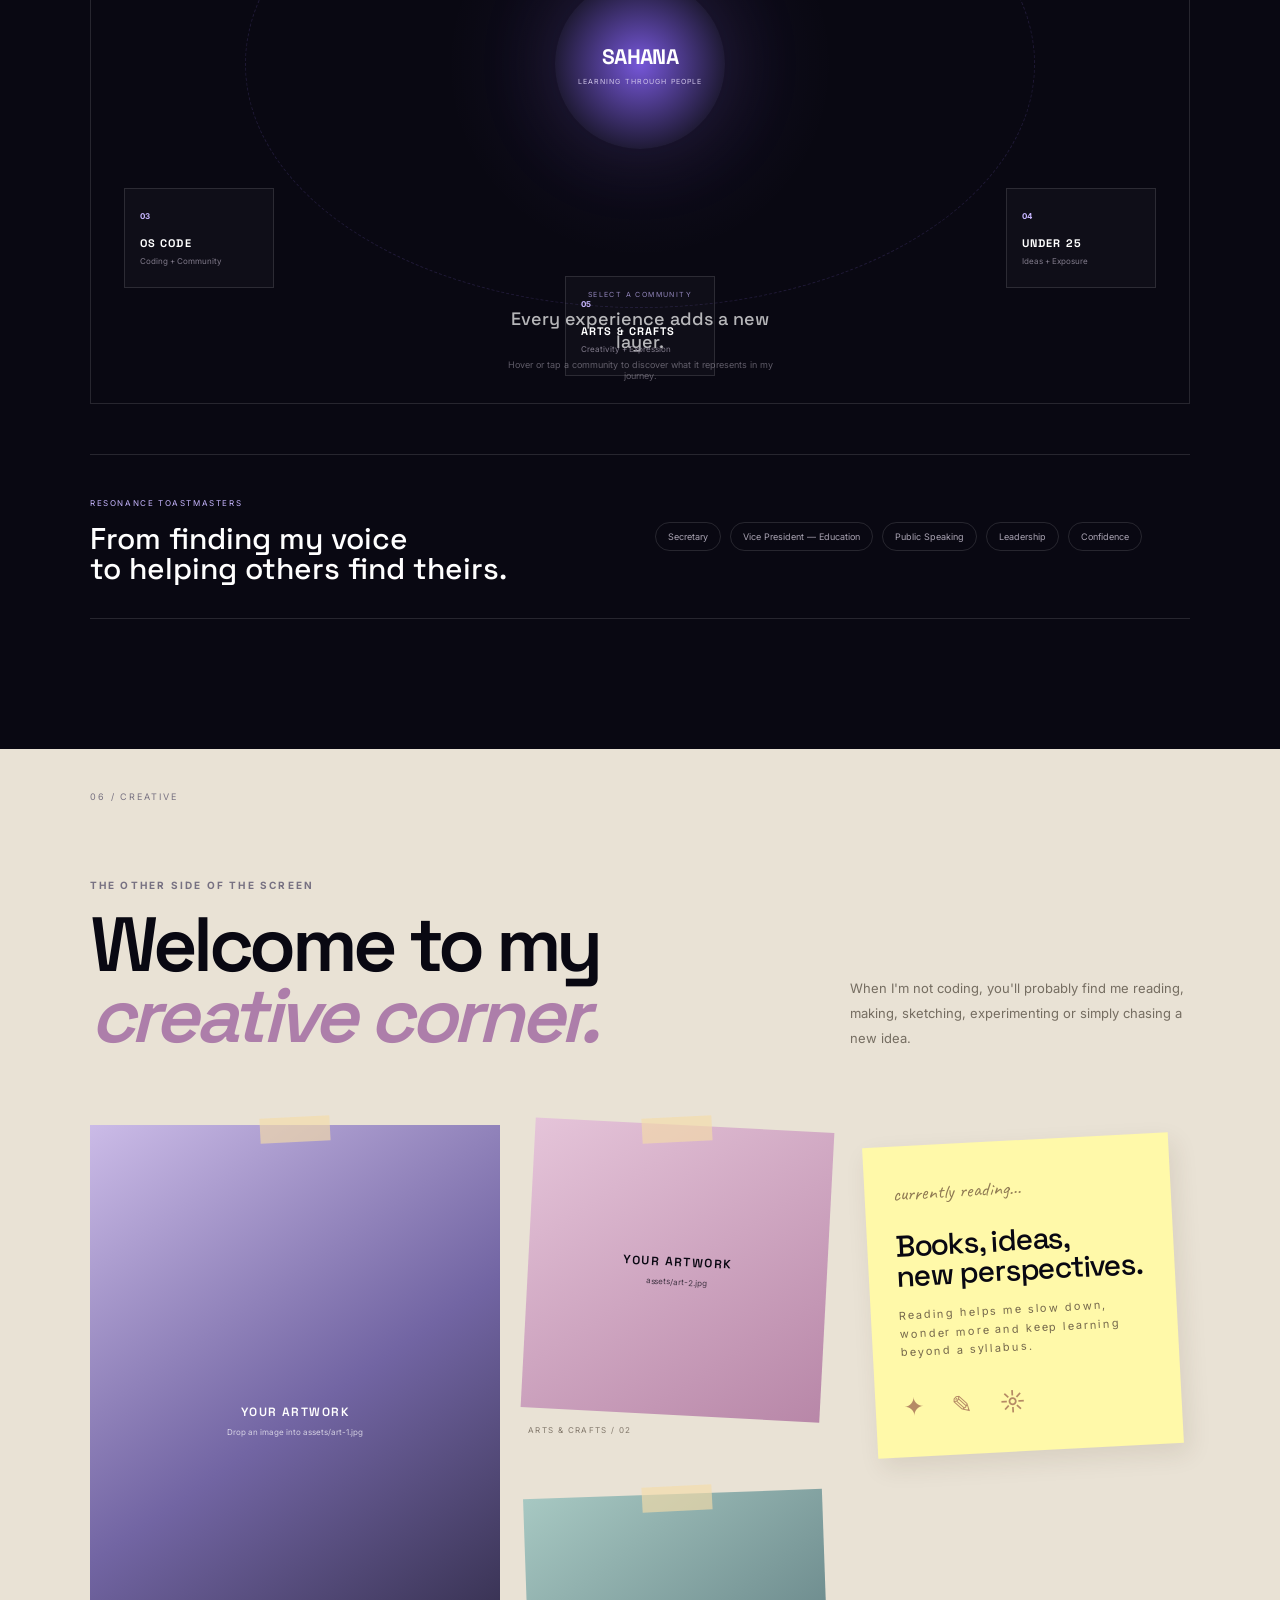
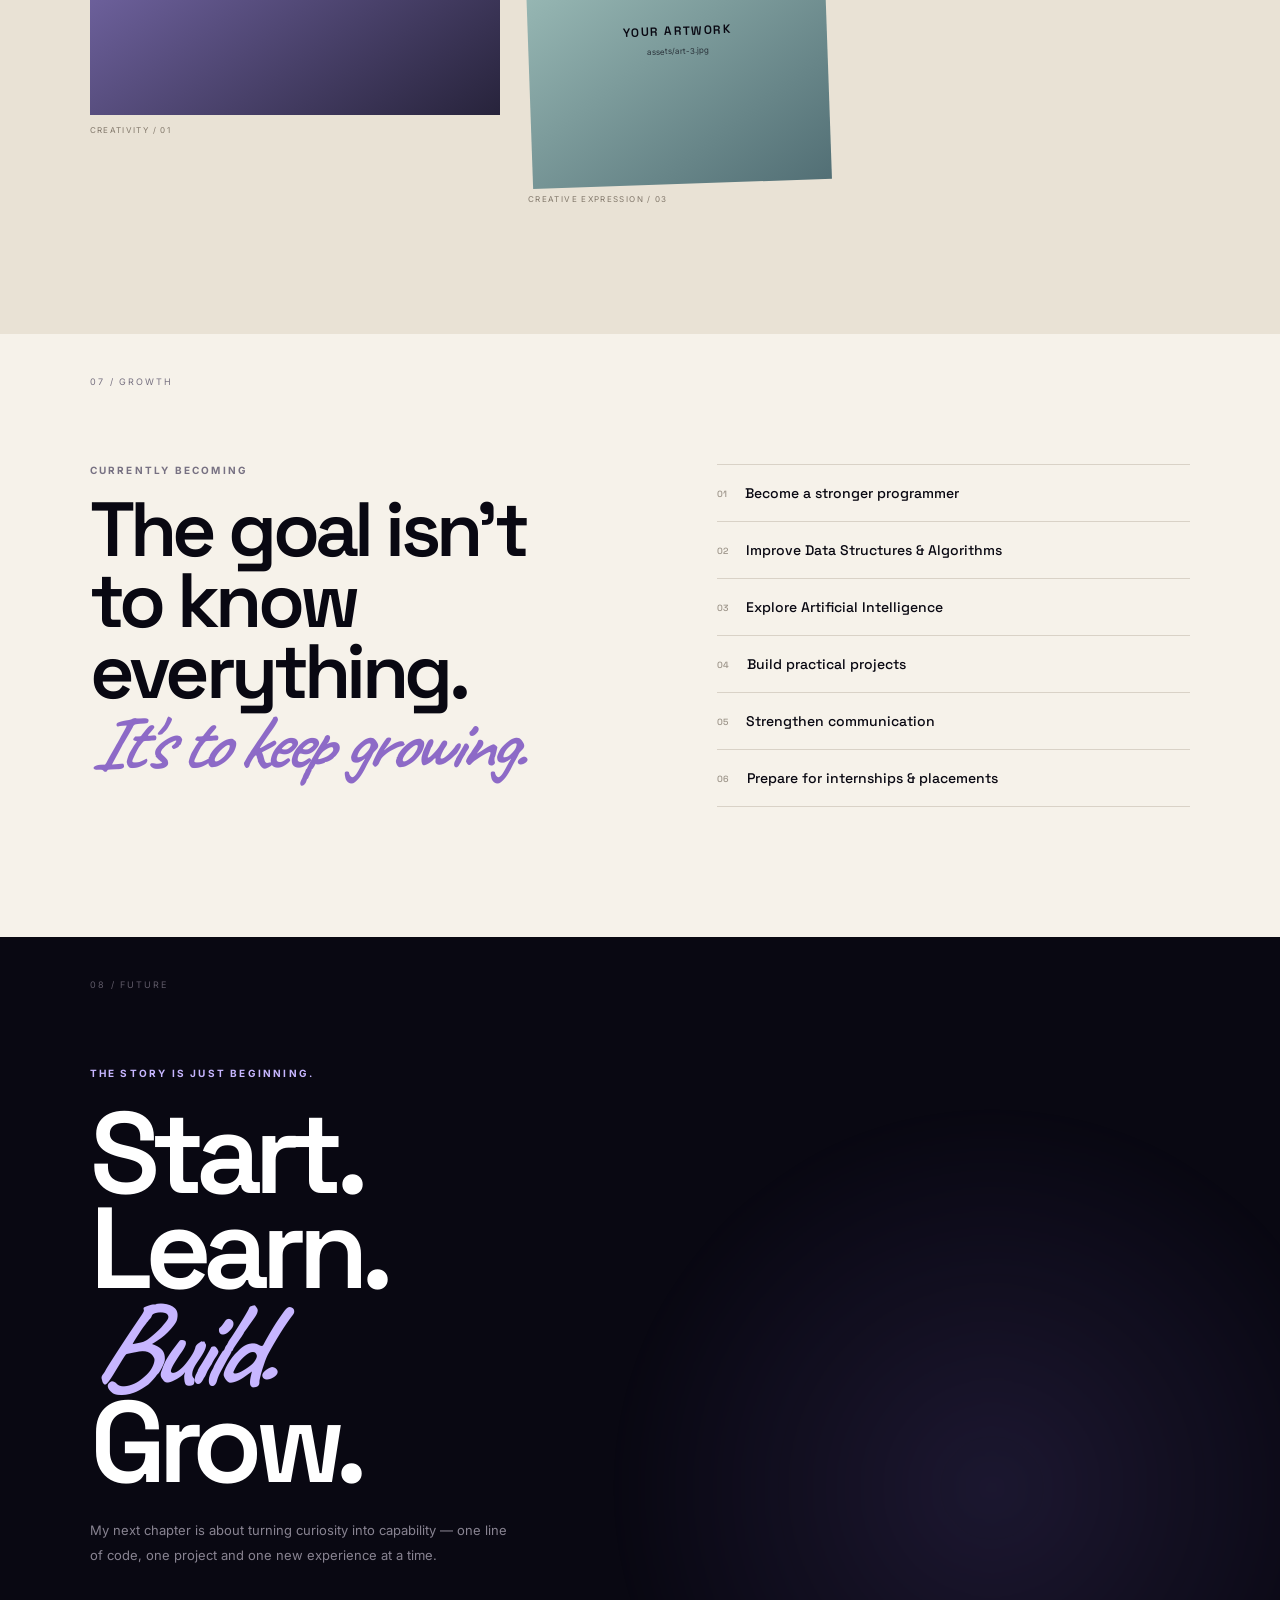
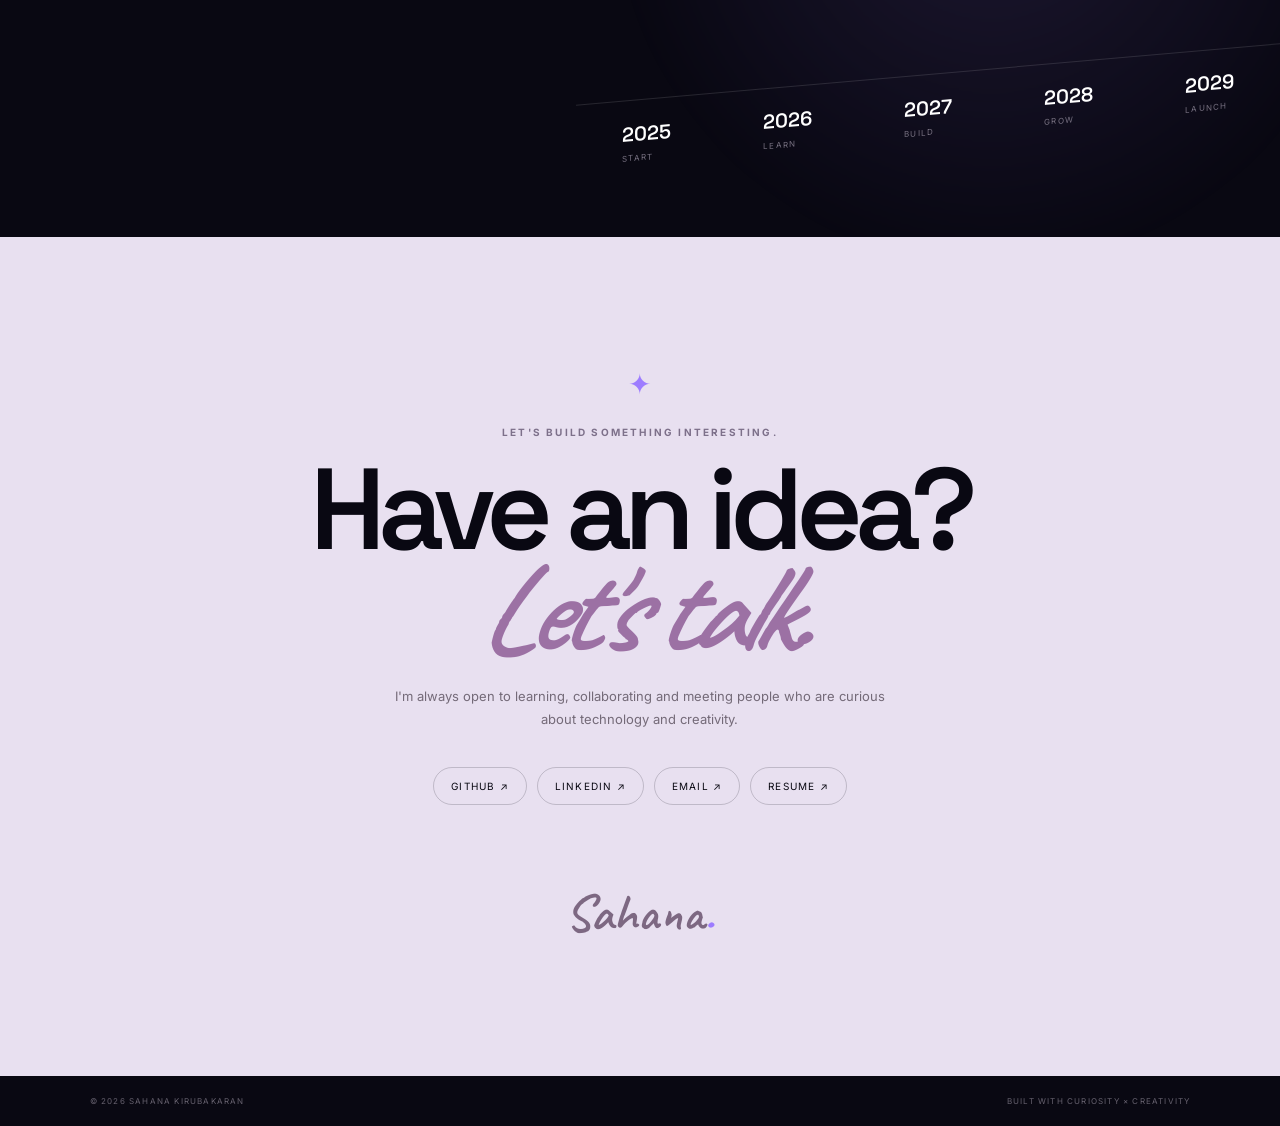
<file: index[1].html>
<!DOCTYPE html>
<html lang="en">
<head>
  <meta charset="UTF-8">
  <meta name="viewport" content="width=device-width, initial-scale=1.0">
  <meta name="description" content="Sahana Kirubakaran — AI & Data Science student, coder, creative thinker and public speaker.">
  <title>Sahana Kirubakaran — Logic × Creativity</title>
  <link rel="preconnect" href="https://fonts.googleapis.com">
  <link rel="preconnect" href="https://fonts.gstatic.com" crossorigin>
  <link href="https://fonts.googleapis.com/css2?family=Caveat:wght@500;600;700&family=Inter:wght@400;500;600;700&family=Space+Grotesk:wght@400;500;600;700&display=swap" rel="stylesheet">
  <link rel="stylesheet" href="css/style.css">
</head>
<body>

  <div id="loader">
    <div class="loader-mark">SK<span>.</span></div>
    <div class="loader-line"><i></i></div>
    <p>initializing curiosity...</p>
  </div>

  <div class="cursor-dot"></div>
  <div class="cursor-ring"></div>

  <nav class="nav">
    <a class="brand" href="#home" aria-label="Sahana home">S<span>.</span></a>
    <button class="menu-toggle" aria-label="Open menu" aria-expanded="false">
      <span></span><span></span>
    </button>
    <div class="nav-links">
      <a href="#about">About</a>
      <a href="#journey">Journey</a>
      <a href="#skills">Skills</a>
      <a href="#projects">Work</a>
      <a href="#communities">Communities</a>
      <a href="#creative">Creative</a>
      <a href="#contact" class="nav-cta">Let's connect ↗</a>
    </div>
  </nav>

  <main>
    <section class="hero" id="home">
      <canvas id="heroCanvas"></canvas>
      <div class="hero-glow"></div>

      <div class="hero-copy reveal">
        <p class="eyebrow"><span class="pulse"></span> AI & DATA SCIENCE · REVA UNIVERSITY</p>
        <h1>Building with<br><em>logic.</em><br>Creating with <strong>imagination.</strong></h1>
        <p class="hero-sub">
          I'm <b>Sahana Kirubakaran</b> — a curious coder, creative thinker and
          aspiring software developer exploring the space where technology meets creativity.
        </p>
        <div class="hero-actions">
          <a class="btn btn-primary magnetic" href="#projects">Explore my work <span>↗</span></a>
          <a class="text-link magnetic" href="#about">Discover my story <span>↓</span></a>
        </div>
      </div>

      <div class="hero-orbit" aria-hidden="true">
        <div class="orbit orbit-a"></div>
        <div class="orbit orbit-b"></div>
        <div class="orbit orbit-c"></div>
        <div class="core">
          <span class="core-dot"></span>
          <span class="core-label">CURIOUS<br>BY DEFAULT</span>
        </div>
        <span class="float-code code-1">while (learning) { build(); }</span>
        <span class="float-code code-2">AI × DATA × ART</span>
        <span class="float-note">make<br>something<br>meaningful.</span>
      </div>

      <div class="scroll-cue">SCROLL TO EXPLORE <span>↓</span></div>
    </section>

    <section class="intro section-dark" id="about">
      <div class="section-number">01 / ABOUT</div>
      <div class="split-intro">
        <div class="reveal">
          <p class="eyebrow lilac">BETWEEN CODE & CANVAS</p>
          <h2>Two worlds.<br><span>One curious mind.</span></h2>
        </div>
        <div class="intro-text reveal">
          <p class="big-copy">Technology teaches me how to build. <i>Creativity teaches me what to build.</i></p>
          <p>
            I’m currently pursuing B.Tech in Artificial Intelligence and Data Science at
            REVA University. I enjoy programming, problem-solving and turning ideas into
            practical projects — but my identity doesn't stop at code.
          </p>
          <p>
            Reading, arts & crafts, anchoring and public speaking keep my creative side alive.
            I’m learning to bring both sides together: structured thinking with imagination.
          </p>
        </div>
      </div>

      <div class="dual-worlds reveal">
        <div class="world tech-world">
          <span class="world-index">01</span>
          <div class="world-icon">⌘</div>
          <h3>THE TECH SIDE</h3>
          <p>AI · Data Science · Python · C++ · SQL · IoT · Problem Solving</p>
          <div class="mini-code"><span>def</span> build_idea():<br>&nbsp;&nbsp;return curiosity</div>
        </div>
        <div class="world art-world">
          <span class="world-index">02</span>
          <div class="scribble">✦</div>
          <h3>THE CREATIVE SIDE</h3>
          <p>Arts · Crafts · Reading · Anchoring · Communication · Expression</p>
          <div class="mini-note">ideas need a little<br>room to breathe.</div>
        </div>
      </div>
    </section>

    <section class="journey section-light" id="journey">
      <div class="section-number">02 / JOURNEY</div>
      <div class="section-heading reveal">
        <p class="eyebrow">THE ROAD SO FAR</p>
        <h2>Learning, one milestone<br><em>at a time.</em></h2>
      </div>

      <div class="journey-path">
        <div class="path-line"></div>

        <article class="journey-stop reveal">
          <div class="stop-dot"></div>
          <span class="stop-year">SCHOOL</span>
          <h3>Chrysalis High</h3>
          <p>Class 10 Board Examination</p>
          <strong>88<span>%</span></strong>
        </article>

        <article class="journey-stop reveal">
          <div class="stop-dot"></div>
          <span class="stop-year">PUC</span>
          <h3>Deeksha, Yelahanka</h3>
          <p>Class 12 Board · PCMC</p>
          <strong>90<span>%</span></strong>
          <small>96% in PCMC</small>
        </article>

        <article class="journey-stop active reveal">
          <div class="stop-dot"></div>
          <span class="stop-year">2025 — 2029</span>
          <h3>REVA University</h3>
          <p>B.Tech · Artificial Intelligence & Data Science</p>
          <div class="score-row">
            <div><b>8.90</b><small>SEM 01 SGPA</small></div>
            <div><b>9.33</b><small>SEM 02 SGPA</small></div>
          </div>
        </article>

        <article class="journey-stop future reveal">
          <div class="stop-dot"></div>
          <span class="stop-year">NEXT</span>
          <h3>The Future</h3>
          <p>Code more. Build more. Become industry-ready.</p>
          <strong>∞</strong>
        </article>
      </div>
    </section>

    <section class="skills section-dark" id="skills">
      <div class="section-number">03 / SKILLS</div>
      <div class="section-heading reveal">
        <p class="eyebrow lilac">SKILL UNIVERSE</p>
        <h2>A constellation of<br><em>things I'm learning.</em></h2>
      </div>

      <div class="skill-universe reveal" id="skillUniverse">
        <div class="skill-center">SAHANA'S<br><span>TECH STACK</span></div>
        <button class="skill-node n1" data-info="Python — building programming fundamentals and exploring data-driven ideas.">Python</button>
        <button class="skill-node n2" data-info="C++ — strengthening logic, algorithms and problem-solving.">C++</button>
        <button class="skill-node n3" data-info="C — developing a strong foundation in programming concepts.">C</button>
        <button class="skill-node n4" data-info="SQL — working with structured data and database concepts.">SQL</button>
        <button class="skill-node n5" data-info="HTML & CSS — creating interfaces and learning web development.">HTML / CSS</button>
        <button class="skill-node n6" data-info="Artificial Intelligence — an area I am actively exploring.">AI</button>
        <button class="skill-node n7" data-info="Data Science — connecting programming, data and problem-solving.">Data Science</button>
        <button class="skill-node n8" data-info="IoT — explored through my smart food-serving robot project.">IoT</button>
        <button class="skill-node n9" data-info="Problem Solving — one of the skills I want to keep improving.">Problem Solving</button>
        <div class="skill-info" id="skillInfo">Click a skill to explore →</div>
      </div>
    </section>

    <section class="projects section-light" id="projects">
      <div class="section-number">04 / WORK</div>
      <div class="section-heading reveal">
        <p class="eyebrow">THINGS I'VE BUILT</p>
        <h2>Ideas, experiments<br>& <em>real-world problems.</em></h2>
      </div>

      <div class="project-grid">
        <article class="project-card featured reveal">
          <div class="project-visual robot-visual"><span>01</span><div class="robot">◈</div><i>IoT</i></div>
          <div class="project-meta"><span>01 / IoT · ROBOTICS</span><span>PROJECT</span></div>
          <h3>Smart Food<br>Serving Robot</h3>
          <p>A working model exploring IoT, automation and robotics to create a smart food-serving experience.</p>
          <div class="tags"><b>IoT</b><b>Automation</b><b>Robotics</b></div>
          <a href="#" class="project-link">Repository <span>↗</span></a>
        </article>

        <article class="project-card reveal">
          <div class="project-visual health-visual"><span>02</span><div class="medical-cross">+</div><i>CARE</i></div>
          <div class="project-meta"><span>02 / SYSTEM</span><span>PROJECT</span></div>
          <h3>Smart Healthcare<br>Management System</h3>
          <p>A digital concept focused on organized healthcare information and efficient management.</p>
          <div class="tags"><b>Management</b><b>Data</b></div>
          <a href="#" class="project-link">View details <span>↗</span></a>
        </article>

        <article class="project-card reveal">
          <div class="project-visual study-visual"><span>03</span><div class="chart-bars"><i></i><i></i><i></i><i></i></div><i>FOCUS</i></div>
          <div class="project-meta"><span>03 / PRODUCTIVITY</span><span>PROJECT</span></div>
          <h3>Smart Student<br>Study Habit Tracker</h3>
          <p>A student-focused concept for tracking study habits, productivity and learning routines.</p>
          <div class="tags"><b>Students</b><b>Tracking</b></div>
          <a href="#" class="project-link">View details <span>↗</span></a>
        </article>

        <article class="project-card reveal">
          <div class="project-visual database-visual"><span>04</span><div class="db-stack"><i></i><i></i><i></i></div><i>DATA</i></div>
          <div class="project-meta"><span>04 / DATABASE</span><span>PROJECT</span></div>
          <h3>Student Information<br>Management System</h3>
          <p>A structured system concept for organizing and managing student information efficiently.</p>
          <div class="tags"><b>SQL</b><b>Management</b></div>
          <a href="#" class="project-link">Repository <span>↗</span></a>
        </article>

        <article class="project-card reveal">
          <div class="project-visual library-visual"><span>05</span><div class="book-shape">▱</div><i>E-RESOURCES</i></div>
          <div class="project-meta"><span>05 / ACADEMIC</span><span>REPORT</span></div>
          <h3>E-Library:<br>University Portal</h3>
          <p>An academic exploration of a centralized university portal for organized access to e-resources.</p>
          <div class="tags"><b>E-Library</b><b>Education</b></div>
          <a href="#" class="project-link">Read report <span>↗</span></a>
        </article>

        <article class="project-card reveal">
          <div class="project-visual reverse-visual"><span>06</span><div class="reverse-mark">↺</div><i>ANALYZE</i></div>
          <div class="project-meta"><span>06 / EXPLORATION</span><span>REPORT</span></div>
          <h3>Reverse Engineering<br>& Community Problems</h3>
          <p>An academic exploration of applying reverse engineering to understand a local community problem.</p>
          <div class="tags"><b>Analysis</b><b>Research</b></div>
          <a href="#" class="project-link">Read report <span>↗</span></a>
        </article>
      </div>
    </section>

    <section class="leadership section-dark" id="communities">
      <div class="section-number">05 / COMMUNITIES</div>
      <div class="section-heading reveal">
        <p class="eyebrow lilac">BEYOND THE SCREEN</p>
        <h2>The people, clubs & communities<br>that helped me <em>grow.</em></h2>
      </div>

      <div class="community-map reveal">
        <div class="community-center">
          <span>SAHANA</span>
          <small>LEARNING THROUGH PEOPLE</small>
        </div>

        <button class="community-node c1" data-community="toastmasters">
          <b>01</b><span>TOASTMASTERS</span><small>Leadership + Voice</small>
        </button>
        <button class="community-node c2" data-community="face">
          <b>02</b><span>FACE</span><small>Anchoring + Presence</small>
        </button>
        <button class="community-node c3" data-community="oscode">
          <b>03</b><span>OS CODE</span><small>Coding + Community</small>
        </button>
        <button class="community-node c4" data-community="under25">
          <b>04</b><span>UNDER 25</span><small>Ideas + Exposure</small>
        </button>
        <button class="community-node c5" data-community="arts">
          <b>05</b><span>ARTS & CRAFTS</span><small>Creativity + Expression</small>
        </button>

        <div class="community-detail" id="communityDetail">
          <span>SELECT A COMMUNITY</span>
          <h3>Every experience adds a new layer.</h3>
          <p>Hover or tap a community to discover what it represents in my journey.</p>
        </div>
      </div>

      <div class="leadership-highlight reveal">
        <div>
          <span class="mini-label">RESONANCE TOASTMASTERS</span>
          <h3>From finding my voice<br>to helping others find theirs.</h3>
        </div>
        <div class="role-list">
          <span>Secretary</span>
          <span>Vice President — Education</span>
          <span>Public Speaking</span>
          <span>Leadership</span>
          <span>Confidence</span>
        </div>
      </div>
    </section>

    <section class="creative section-paper" id="creative">
      <div class="section-number">06 / CREATIVE</div>
      <div class="creative-head reveal">
        <div>
          <p class="eyebrow">THE OTHER SIDE OF THE SCREEN</p>
          <h2>Welcome to my<br><em>creative corner.</em></h2>
        </div>
        <p>When I'm not coding, you'll probably find me reading, making, sketching, experimenting or simply chasing a new idea.</p>
      </div>

      <div class="art-gallery">
        <div class="art-card art-large reveal">
          <div class="art-placeholder art-one"><span>YOUR ARTWORK</span><small>Drop an image into assets/art-1.jpg</small></div>
          <div class="tape"></div>
          <p>CREATIVITY / 01</p>
        </div>
        <div class="art-card reveal tilt">
          <div class="art-placeholder art-two"><span>YOUR ARTWORK</span><small>assets/art-2.jpg</small></div>
          <div class="tape"></div>
          <p>ARTS & CRAFTS / 02</p>
        </div>
        <div class="art-card note-card reveal">
          <div class="note-paper">
            <span class="hand">currently reading...</span>
            <h3>Books, ideas,<br>new perspectives.</h3>
            <p>Reading helps me slow down, wonder more and keep learning beyond a syllabus.</p>
            <div class="doodle">✦ ✎ ☼</div>
          </div>
        </div>
        <div class="art-card reveal tilt">
          <div class="art-placeholder art-three"><span>YOUR ARTWORK</span><small>assets/art-3.jpg</small></div>
          <div class="tape"></div>
          <p>CREATIVE EXPRESSION / 03</p>
        </div>
      </div>
    </section>

    <section class="growth section-light">
      <div class="section-number">07 / GROWTH</div>
      <div class="growth-inner">
        <div class="reveal">
          <p class="eyebrow">CURRENTLY BECOMING</p>
          <h2>The goal isn't<br>to know everything.<br><em>It's to keep growing.</em></h2>
        </div>
        <div class="growth-list reveal">
          <div><span>01</span> Become a stronger programmer</div>
          <div><span>02</span> Improve Data Structures & Algorithms</div>
          <div><span>03</span> Explore Artificial Intelligence</div>
          <div><span>04</span> Build practical projects</div>
          <div><span>05</span> Strengthen communication</div>
          <div><span>06</span> Prepare for internships & placements</div>
        </div>
      </div>
    </section>

    <section class="future section-dark">
      <div class="future-noise"></div>
      <div class="section-number">08 / FUTURE</div>
      <div class="future-content reveal">
        <p class="eyebrow lilac">THE STORY IS JUST BEGINNING.</p>
        <h2>Start.<br>Learn.<br><em>Build.</em><br>Grow.</h2>
        <p>My next chapter is about turning curiosity into capability — one line of code, one project and one new experience at a time.</p>
      </div>
      <div class="future-road">
        <div><b>2025</b><span>START</span></div>
        <div><b>2026</b><span>LEARN</span></div>
        <div><b>2027</b><span>BUILD</span></div>
        <div><b>2028</b><span>GROW</span></div>
        <div><b>2029</b><span>LAUNCH</span></div>
      </div>
    </section>

    <section class="contact" id="contact">
      <div class="contact-star">✦</div>
      <p class="eyebrow reveal">LET'S BUILD SOMETHING INTERESTING.</p>
      <h2 class="reveal">Have an idea?<br><em>Let's talk.</em></h2>
      <p class="contact-copy reveal">I'm always open to learning, collaborating and meeting people who are curious about technology and creativity.</p>

      <div class="contact-actions reveal">
        <!-- Replace the # links below with your real profiles -->
        <a href="#" class="contact-pill magnetic">GitHub ↗</a>
        <a href="#" class="contact-pill magnetic">LinkedIn ↗</a>
        <a href="mailto:your-email@example.com" class="contact-pill magnetic">Email ↗</a>
        <a href="#" class="contact-pill magnetic">Resume ↗</a>
      </div>

      <div class="signature">Sahana<span>.</span></div>
    </section>
  </main>

  <footer>
    <span>© 2026 Sahana Kirubakaran</span>
    <span>BUILT WITH CURIOSITY × CREATIVITY</span>
  </footer>

  <div class="easter-egg" id="easterEgg">
    <button id="closeEgg" aria-label="Close">×</button>
    <span>✦</span>
    <p>“Curiosity is my favorite programming language.”</p>
  </div>

  <script src="js/script.js"></script>
</body>
</html>
</file>
<file: css/style.css>
*{box-sizing:border-box;margin:0;padding:0}
:root{
  --ink:#090812;--ink2:#11101b;--paper:#f6f2ea;--paper2:#fffdf8;
  --violet:#9d7cff;--violet2:#c7b6ff;--pink:#e9a8d5;--muted:#9893a5;
  --line:rgba(255,255,255,.12);--darkline:rgba(9,8,18,.12);
  --display:"Space Grotesk",sans-serif;--body:"Inter",sans-serif;--hand:"Caveat",cursive
}
html{scroll-behavior:smooth}
body{font-family:var(--body);background:var(--paper);color:var(--ink);overflow-x:hidden;cursor:none}
body.menu-open{overflow:hidden}
a,button{color:inherit}
a{text-decoration:none}
button{font:inherit;border:0;background:none;cursor:none}
::selection{background:var(--violet);color:#fff}
.nav{position:fixed;top:0;left:0;right:0;height:76px;padding:0 5vw;display:flex;align-items:center;justify-content:space-between;z-index:1000;transition:.4s;border-bottom:1px solid transparent}
.nav.scrolled{height:62px;background:rgba(9,8,18,.78);backdrop-filter:blur(18px);border-color:var(--line)}
.brand{font:700 30px var(--display);color:#fff;letter-spacing:-2px}.brand span{color:var(--violet)}
.nav-links{display:flex;align-items:center;gap:26px;color:#d9d5e1;font-size:12px;text-transform:uppercase;letter-spacing:.11em}
.nav-links a{transition:.25s}.nav-links a:hover{color:#fff}.nav-cta{border:1px solid var(--line);padding:11px 16px;border-radius:99px}
.menu-toggle{display:none}
#loader{position:fixed;inset:0;background:var(--ink);z-index:3000;display:grid;place-content:center;text-align:center;color:#fff;transition:.8s}.loader-mark{font:700 44px var(--display);letter-spacing:-3px}.loader-mark span{color:var(--violet)}.loader-line{width:160px;height:1px;background:#302d3b;margin:22px auto 12px;overflow:hidden}.loader-line i{display:block;width:100%;height:100%;background:var(--violet);transform:translateX(-100%);animation:load 1.2s ease forwards}.loader-line+p{font-size:10px;letter-spacing:.18em;color:#777181;text-transform:uppercase}
@keyframes load{to{transform:translateX(0)}}
.cursor-dot{position:fixed;width:7px;height:7px;border-radius:50%;background:#fff;z-index:4000;pointer-events:none;mix-blend-mode:difference;transform:translate(-50%,-50%)}.cursor-ring{position:fixed;width:35px;height:35px;border:1px solid rgba(255,255,255,.7);border-radius:50%;z-index:3999;pointer-events:none;mix-blend-mode:difference;transform:translate(-50%,-50%);transition:width .2s,height .2s,background .2s}.cursor-ring.hover{width:65px;height:65px;background:#fff;border-color:#fff}
.hero{min-height:100vh;background:var(--ink);color:#fff;position:relative;display:flex;align-items:center;padding:130px 7vw 90px;overflow:hidden}.hero canvas{position:absolute;inset:0;width:100%;height:100%;opacity:.6}.hero-glow{position:absolute;width:700px;height:700px;right:-180px;top:5%;background:radial-gradient(circle,rgba(157,124,255,.2),transparent 65%);pointer-events:none}
.hero-copy{position:relative;z-index:3;max-width:760px}.eyebrow{font-size:10px;letter-spacing:.22em;font-weight:700;color:#777182;text-transform:uppercase}.eyebrow.lilac{color:var(--violet2)}.pulse{display:inline-block;width:6px;height:6px;background:#82ffbc;border-radius:50%;margin-right:8px;box-shadow:0 0 12px #82ffbc}
.hero h1{font:600 clamp(54px,8.5vw,126px)/.86 var(--display);letter-spacing:-.07em;margin:25px 0 32px;max-width:1000px}.hero h1 em{font-family:var(--hand);font-size:1.1em;font-weight:600;color:var(--violet2);letter-spacing:-.03em}.hero h1 strong{font-weight:600;color:#fff}
.hero-sub{max-width:600px;color:#a9a4b3;font-size:15px;line-height:1.8}.hero-sub b{color:#fff}.hero-actions{display:flex;align-items:center;gap:28px;margin-top:34px}.btn{display:inline-flex;align-items:center;gap:22px;border-radius:99px;padding:15px 20px;font-size:12px;font-weight:700;text-transform:uppercase;letter-spacing:.08em}.btn-primary{background:#fff;color:var(--ink)}.btn-primary span{font-size:17px}.text-link{color:#aaa5b3;font-size:12px;text-transform:uppercase;letter-spacing:.12em}.text-link span{color:var(--violet);margin-left:8px}
.hero-orbit{position:absolute;right:4vw;top:50%;width:min(48vw,600px);aspect-ratio:1;transform:translateY(-50%);z-index:2}.orbit{position:absolute;inset:12%;border:1px solid rgba(157,124,255,.22);border-radius:50%;animation:spin 18s linear infinite}.orbit-b{inset:23%;border-color:rgba(233,168,213,.2);animation-direction:reverse;animation-duration:12s}.orbit-c{inset:34%;border-style:dashed;border-color:rgba(255,255,255,.13);animation-duration:25s}.core{position:absolute;left:50%;top:50%;transform:translate(-50%,-50%);width:130px;height:130px;border-radius:50%;background:radial-gradient(circle at 35% 30%,#cbbcff,#6047a5 45%,#171329 75%);box-shadow:0 0 70px rgba(157,124,255,.35);display:grid;place-content:center;text-align:center}.core-dot{width:8px;height:8px;background:#fff;border-radius:50%;margin:0 auto 8px;box-shadow:0 0 20px #fff}.core-label{font:700 8px/1.4 var(--display);letter-spacing:.18em}.float-code,.float-note{position:absolute;font-size:9px;letter-spacing:.08em;color:#9d98a8}.code-1{top:18%;right:2%;transform:rotate(5deg)}.code-2{bottom:18%;left:2%;color:var(--violet2);transform:rotate(-5deg)}.float-note{right:18%;bottom:5%;font:600 18px/1.1 var(--hand);color:#d4c8ff;transform:rotate(-8deg)}@keyframes spin{to{transform:rotate(360deg)}}.scroll-cue{position:absolute;bottom:32px;left:7vw;font-size:9px;letter-spacing:.2em;color:#625e6b;z-index:3}.scroll-cue span{color:#fff;margin-left:12px}
.section-dark{background:var(--ink);color:#fff}.section-light{background:var(--paper);color:var(--ink)}.section-paper{background:#e9e2d5;color:var(--ink)}
section{position:relative;padding:130px 7vw;overflow:hidden}.section-number{position:absolute;top:42px;left:7vw;font-size:9px;letter-spacing:.22em;color:#777181}.section-dark .section-number{color:#5f5a68}
.split-intro{display:grid;grid-template-columns:1fr 1fr;gap:10vw;max-width:1250px;margin:0 auto 100px}.split-intro h2,.section-heading h2,.creative-head h2,.growth h2{font:600 clamp(46px,6vw,86px)/.92 var(--display);letter-spacing:-.06em;margin-top:18px}.split-intro h2 span{color:var(--violet2)}.intro-text{padding-top:42px}.big-copy{font:500 24px/1.4 var(--display);margin-bottom:26px}.big-copy i{font-family:var(--hand);font-size:1.25em;color:var(--pink);font-weight:600}.intro-text p:not(.big-copy){font-size:14px;line-height:1.9;color:#9893a1;max-width:540px;margin-bottom:18px}
.dual-worlds{display:grid;grid-template-columns:1fr 1fr;max-width:1250px;margin:auto}.world{min-height:350px;padding:42px;position:relative;overflow:hidden}.tech-world{background:#12111e;border:1px solid var(--line)}.art-world{background:#eee7da;color:var(--ink)}.world-index{position:absolute;top:24px;right:28px;font:10px var(--display);opacity:.5}.world-icon{font-size:40px;color:var(--violet);margin-bottom:55px}.world h3{font:700 13px var(--display);letter-spacing:.16em}.world p{font-size:13px;line-height:1.8;margin-top:12px;max-width:380px;opacity:.65}.mini-code{position:absolute;right:32px;bottom:30px;color:#6d647b;font:11px monospace}.mini-code span{color:var(--violet)}.scribble{font:70px var(--hand);color:#ad85cc;margin-bottom:28px}.mini-note{position:absolute;right:30px;bottom:26px;font:24px/1 var(--hand);color:#9e8d77;transform:rotate(-5deg)}
.section-heading{max-width:1250px;margin:0 auto 65px}.section-heading h2 em{font-family:var(--hand);color:#8e72d8;font-size:1.1em;letter-spacing:0}.section-dark .section-heading h2 em{color:var(--violet2)}
.journey-path{max-width:1250px;margin:auto;display:grid;grid-template-columns:repeat(4,1fr);position:relative;gap:20px;padding-top:30px}.path-line{position:absolute;top:40px;left:4%;right:4%;height:1px;background:#d4cec3}.journey-stop{position:relative;padding:45px 18px 20px}.stop-dot{position:absolute;top:33px;left:0;width:15px;height:15px;border-radius:50%;background:#c8c0b4;border:4px solid var(--paper);box-shadow:0 0 0 1px #c8c0b4}.journey-stop.active .stop-dot{background:var(--violet);box-shadow:0 0 0 1px var(--violet),0 0 25px rgba(157,124,255,.5)}.stop-year{font-size:9px;letter-spacing:.18em;color:#8c8479}.journey-stop h3{font:600 23px var(--display);margin:15px 0 8px}.journey-stop p{font-size:12px;color:#777168;line-height:1.7;min-height:42px}.journey-stop>strong{display:block;font:600 55px var(--display);letter-spacing:-.06em;margin-top:12px}.journey-stop strong span{font-size:25px;color:#a28bcf}.journey-stop small{font-size:10px;color:#8c8479}.score-row{display:flex;gap:12px;margin-top:18px}.score-row div{background:#e9e2d7;padding:14px 17px;min-width:100px}.score-row b{display:block;font:600 26px var(--display)}.score-row small{font-size:8px;letter-spacing:.1em}.future .stop-dot{border-color:var(--paper);background:transparent}
.skills{min-height:900px}.skill-universe{max-width:1050px;height:600px;margin:auto;position:relative;border:1px solid var(--line);background:radial-gradient(circle at center,rgba(157,124,255,.09),transparent 42%);overflow:hidden}.skill-universe:before,.skill-universe:after{content:"";position:absolute;inset:18%;border:1px solid rgba(157,124,255,.12);border-radius:50%;transform:rotate(20deg)}.skill-universe:after{inset:30%;border-color:rgba(233,168,213,.1);transform:rotate(-25deg)}.skill-center{position:absolute;left:50%;top:50%;transform:translate(-50%,-50%);text-align:center;font:700 12px/1.4 var(--display);letter-spacing:.18em;z-index:3}.skill-center span{color:var(--violet2)}.skill-node{position:absolute;color:#fff;border:1px solid var(--line);border-radius:99px;padding:10px 15px;font-size:10px;letter-spacing:.08em;background:rgba(255,255,255,.025);transition:.35s;z-index:4}.skill-node:hover,.skill-node.selected{background:var(--violet);border-color:var(--violet);transform:scale(1.08);box-shadow:0 0 30px rgba(157,124,255,.3)}.n1{left:13%;top:23%}.n2{left:31%;top:10%}.n3{right:18%;top:19%}.n4{right:8%;top:47%}.n5{right:20%;bottom:16%}.n6{left:37%;bottom:9%}.n7{left:8%;bottom:24%}.n8{left:15%;top:49%}.n9{left:42%;top:38%}.skill-info{position:absolute;bottom:20px;left:50%;transform:translateX(-50%);font-size:10px;color:#777181;letter-spacing:.06em;text-align:center;max-width:80%}
.project-grid{max-width:1250px;margin:auto;display:grid;grid-template-columns:repeat(2,1fr);gap:22px}.project-card{position:relative;background:#fffaf2;border:1px solid #ddd6ca;padding:0 28px 30px;min-height:560px;transition:.45s;overflow:hidden}.project-card:hover{transform:translateY(-8px);box-shadow:0 25px 60px rgba(50,40,30,.12)}.project-card.featured{grid-row:span 2}.project-visual{height:270px;margin:0 -28px 24px;position:relative;overflow:hidden;display:grid;place-items:center}.project-visual>span{position:absolute;top:20px;left:24px;font-size:9px;letter-spacing:.18em;color:rgba(255,255,255,.7)}.project-visual i{position:absolute;bottom:18px;right:22px;font:9px var(--display);letter-spacing:.2em;color:rgba(255,255,255,.65)}.robot-visual{background:radial-gradient(circle at 50% 50%,#6f5ab8,#191525 65%)}.health-visual{background:linear-gradient(135deg,#243842,#111d25)}.study-visual{background:linear-gradient(135deg,#3e3855,#18151f)}.database-visual{background:linear-gradient(135deg,#473a38,#171315)}.library-visual{background:linear-gradient(135deg,#7c5d75,#211823)}.reverse-visual{background:linear-gradient(135deg,#403c62,#14131e)}.robot{font-size:100px;color:#fff;text-shadow:0 0 45px #a997ff;animation:float 4s ease-in-out infinite}.medical-cross{font:100px var(--display);color:#8effd0;text-shadow:0 0 40px rgba(142,255,208,.4)}.chart-bars{height:130px;display:flex;align-items:end;gap:13px}.chart-bars i{display:block;width:25px;background:#bca9ff}.chart-bars i:nth-child(1){height:45%}.chart-bars i:nth-child(2){height:70%}.chart-bars i:nth-child(3){height:55%}.chart-bars i:nth-child(4){height:90%}.db-stack i{display:block;width:180px;height:35px;border-radius:50%;border:2px solid #d2b9a6;margin:-7px 0}.book-shape{font-size:130px;color:#f6d4ff}.reverse-mark{font-size:130px;color:#c3b9ff}@keyframes float{50%{transform:translateY(-12px) rotate(4deg)}}.project-meta{display:flex;justify-content:space-between;font-size:8px;letter-spacing:.16em;color:#938a7d;margin-bottom:18px}.project-card h3{font:600 31px/.98 var(--display);letter-spacing:-.04em;margin-bottom:14px}.project-card p{font-size:12px;line-height:1.8;color:#777168;max-width:520px}.tags{display:flex;flex-wrap:wrap;gap:7px;margin-top:18px}.tags b{font-size:8px;letter-spacing:.08em;border:1px solid #d8d0c4;border-radius:99px;padding:6px 9px;font-weight:600;color:#777168}.project-link{display:flex;justify-content:space-between;margin-top:24px;padding-top:15px;border-top:1px solid #e2dbcf;font-size:10px;text-transform:uppercase;letter-spacing:.13em}.project-link span{font-size:16px}
.community-map{height:680px;max-width:1100px;margin:auto;position:relative;border:1px solid var(--line);background:radial-gradient(circle at center,rgba(157,124,255,.08),transparent 30%)}.community-map:before{content:"";position:absolute;inset:14%;border:1px dashed rgba(157,124,255,.15);border-radius:50%}.community-center{position:absolute;left:50%;top:50%;transform:translate(-50%,-50%);width:170px;height:170px;border-radius:50%;background:radial-gradient(circle,#7657d9,#201b37 70%);display:grid;place-content:center;text-align:center;box-shadow:0 0 80px rgba(118,87,217,.2);z-index:2}.community-center span{font:700 21px var(--display);letter-spacing:-.03em}.community-center small{font-size:7px;letter-spacing:.16em;color:#cfc5e9;margin-top:7px}.community-node{position:absolute;width:150px;min-height:100px;border:1px solid var(--line);padding:15px;text-align:left;background:rgba(255,255,255,.025);color:#fff;transition:.35s;z-index:3}.community-node:hover,.community-node.active{background:#fff;color:var(--ink);border-color:#fff;transform:scale(1.06)}.community-node b{font-size:8px;color:var(--violet2);display:block;margin-bottom:15px}.community-node span{display:block;font:700 11px var(--display);letter-spacing:.1em}.community-node small{display:block;font-size:8px;color:#817b8b;margin-top:6px}.community-node:hover small,.community-node.active small{color:#777}.c1{left:8%;top:17%}.c2{right:8%;top:17%}.c3{left:3%;bottom:17%}.c4{right:3%;bottom:17%}.c5{left:50%;bottom:4%;transform:translateX(-50%)}.c5:hover,.c5.active{transform:translateX(-50%) scale(1.06)}.community-detail{position:absolute;left:50%;bottom:22px;transform:translateX(-50%);text-align:center;width:280px;opacity:.7}.community-detail span{font-size:7px;letter-spacing:.2em;color:var(--violet2)}.community-detail h3{font:500 18px var(--display);margin:6px 0}.community-detail p{font-size:9px;color:#827d8b}.leadership-highlight{max-width:1100px;margin:50px auto 0;border-top:1px solid var(--line);border-bottom:1px solid var(--line);padding:35px 0;display:grid;grid-template-columns:1fr 1fr;gap:30px}.mini-label{font-size:8px;letter-spacing:.2em;color:var(--violet2)}.leadership-highlight h3{font:500 30px/.98 var(--display);margin-top:14px}.role-list{display:flex;flex-wrap:wrap;gap:9px;align-content:center}.role-list span{border:1px solid var(--line);border-radius:99px;padding:8px 12px;font-size:9px;color:#aaa4b3}
.creative-head{max-width:1250px;margin:auto;display:grid;grid-template-columns:1.3fr .7fr;gap:10vw;align-items:end}.creative-head>p{font-size:13px;line-height:1.9;color:#756d61}.creative-head h2 em{color:#ad7eaa}.art-gallery{max-width:1250px;margin:75px auto 0;display:grid;grid-template-columns:1.1fr .8fr .9fr;gap:28px;align-items:start}.art-card{position:relative}.art-card p{font-size:8px;letter-spacing:.17em;color:#82786b;margin-top:10px}.art-large{grid-row:span 2}.art-placeholder{min-height:290px;display:grid;place-content:center;text-align:center;position:relative;overflow:hidden}.art-large .art-placeholder{min-height:590px}.art-one{background:linear-gradient(145deg,#cbbbe7,#7265a3 50%,#27233b);color:#fff}.art-two{background:linear-gradient(145deg,#e5c4d9,#b887a8);transform:rotate(3deg)}.art-three{background:linear-gradient(145deg,#a7c8c2,#526f75);transform:rotate(-2deg)}.art-placeholder span{font:600 12px var(--display);letter-spacing:.12em}.art-placeholder small{font-size:8px;opacity:.7;margin-top:7px}.tape{position:absolute;top:-8px;left:50%;width:70px;height:25px;background:rgba(244,220,170,.65);transform:translateX(-50%) rotate(-3deg)}.note-card{padding:15px}.note-paper{min-height:290px;background:#fff9a9;padding:35px 28px;box-shadow:5px 10px 25px rgba(70,50,20,.1);transform:rotate(-3deg)}.hand{font:20px var(--hand);color:#8f7a53}.note-paper h3{font:500 30px/1 var(--display);letter-spacing:-.04em;margin:25px 0 15px}.note-paper p{font-size:11px;line-height:1.7;color:#75684c}.doodle{font-size:25px;color:#b58a65;margin-top:30px;letter-spacing:10px}
.growth-inner{max-width:1250px;margin:auto;display:grid;grid-template-columns:1fr 1fr;gap:12vw}.growth h2 em{font-family:var(--hand);color:#8d6ac7}.growth-list{border-top:1px solid #d9d2c7}.growth-list div{padding:19px 0;border-bottom:1px solid #d9d2c7;font:500 14px var(--display);display:flex;gap:18px}.growth-list span{font-size:9px;color:#9b9388;padding-top:4px}
.future{min-height:900px}.future-content{max-width:600px;position:relative;z-index:2}.future-content h2{font:600 clamp(65px,9vw,130px)/.82 var(--display);letter-spacing:-.07em;margin:28px 0}.future-content h2 em{font-family:var(--hand);color:var(--violet2);font-size:1.05em}.future-content>p:last-child{max-width:430px;color:#888391;font-size:13px;line-height:1.9}.future-road{position:absolute;left:45%;right:0;bottom:100px;display:flex;justify-content:space-around;transform:skewY(-5deg);border-top:1px solid var(--line);padding-top:20px}.future-road div{display:grid;gap:6px}.future-road b{font:600 20px var(--display)}.future-road span{font-size:8px;letter-spacing:.16em;color:#777181}.future-noise{position:absolute;right:-10%;top:15%;width:65vw;height:65vw;border-radius:50%;background:radial-gradient(circle,rgba(157,124,255,.13),transparent 65%);filter:blur(10px)}
.contact{text-align:center;background:#e8e0f0;min-height:700px;display:grid;place-content:center}.contact-star{font-size:28px;color:#9d7cff;margin-bottom:25px}.contact .eyebrow{color:#7d708a}.contact h2{font:600 clamp(60px,9vw,125px)/.82 var(--display);letter-spacing:-.07em;margin:25px 0}.contact h2 em{font-family:var(--hand);color:#9c71a4;font-size:1.08em}.contact-copy{max-width:520px;margin:auto;color:#746a78;font-size:13px;line-height:1.8}.contact-actions{display:flex;justify-content:center;gap:10px;flex-wrap:wrap;margin-top:35px}.contact-pill{border:1px solid rgba(9,8,18,.18);border-radius:99px;padding:12px 17px;font-size:10px;text-transform:uppercase;letter-spacing:.12em;transition:.3s}.contact-pill:hover{background:var(--ink);color:#fff;border-color:var(--ink)}.signature{font:600 52px var(--hand);margin-top:75px;color:#7d6882}.signature span{color:var(--violet)}
footer{background:var(--ink);color:#66616e;display:flex;justify-content:space-between;padding:20px 7vw;font-size:8px;letter-spacing:.15em;text-transform:uppercase}
.easter-egg{position:fixed;right:24px;bottom:24px;width:min(320px,calc(100vw - 48px));background:#fff;color:var(--ink);padding:25px;box-shadow:0 20px 60px rgba(0,0,0,.25);z-index:2000;transform:translateY(150%);transition:.5s}.easter-egg.show{transform:translateY(0)}.easter-egg>span{color:var(--violet);font-size:24px}.easter-egg p{font:600 21px/1.1 var(--hand);margin-top:8px}.easter-egg button{position:absolute;right:12px;top:8px;font-size:22px}
.reveal{opacity:0;transform:translateY(28px);transition:opacity .9s ease,transform .9s ease}.reveal.visible{opacity:1;transform:none}
@media(max-width:1050px){.hero-orbit{right:-12%;opacity:.65}.project-grid{grid-template-columns:1fr}.project-card.featured{grid-row:auto}.journey-path{grid-template-columns:repeat(2,1fr);row-gap:35px}.path-line{display:none}.community-map{height:650px}.c1{left:4%}.c2{right:4%}.c3{left:2%}.c4{right:2%}}
@media(max-width:800px){body{cursor:auto}.cursor-dot,.cursor-ring{display:none}.nav-links{position:fixed;inset:0;background:var(--ink);display:flex;flex-direction:column;justify-content:center;gap:24px;font-size:17px;transform:translateX(100%);transition:.4s}.nav-links.open{transform:none}.menu-toggle{display:grid;gap:6px;width:34px;position:relative;z-index:5}.menu-toggle span{display:block;width:26px;height:1px;background:#fff;transition:.3s}.menu-toggle.open span:first-child{transform:translateY(3.5px) rotate(45deg)}.menu-toggle.open span:last-child{transform:translateY(-3.5px) rotate(-45deg)}section{padding:100px 6vw}.hero{padding:130px 6vw 100px}.hero-orbit{position:absolute;width:600px;right:-270px;top:70%;opacity:.45}.hero-copy{max-width:650px}.hero h1{font-size:clamp(52px,14vw,92px)}.split-intro,.dual-worlds,.growth-inner,.creative-head{grid-template-columns:1fr;gap:35px}.intro-text{padding-top:0}.dual-worlds{margin-top:50px}.world{min-height:300px}.journey-path{grid-template-columns:1fr;gap:10px}.journey-stop{padding-left:35px}.journey-stop .stop-dot{left:5px}.skill-universe{height:520px}.skill-node{font-size:8px;padding:8px 10px}.n1{left:6%}.n3{right:5%}.n5{right:6%}.n7{left:5%}.community-map{height:750px}.community-node{width:130px}.c1{top:9%;left:4%}.c2{top:9%;right:4%}.c3{bottom:27%;left:4%}.c4{bottom:27%;right:4%}.c5{bottom:8%}.community-detail{bottom:160px}.leadership-highlight{grid-template-columns:1fr}.art-gallery{grid-template-columns:1fr 1fr}.art-large{grid-row:auto;grid-column:span 2}.art-large .art-placeholder{min-height:400px}.future{min-height:780px}.future-road{left:6vw;right:6vw;bottom:55px}.future-road b{font-size:13px}.future-road span{font-size:7px}footer{flex-direction:column;gap:8px}}
@media(max-width:520px){.hero-actions{align-items:flex-start;flex-direction:column;gap:18px}.hero-orbit{top:72%;right:-330px}.section-heading h2,.split-intro h2,.creative-head h2,.growth h2{font-size:48px}.journey-stop h3{font-size:20px}.score-row{flex-wrap:wrap}.skill-universe{height:470px}.skill-center{font-size:9px}.n1{left:4%;top:16%}.n2{left:33%;top:7%}.n3{right:3%;top:20%}.n4{right:2%;top:43%}.n5{right:4%;bottom:15%}.n6{left:30%;bottom:7%}.n7{left:3%;bottom:25%}.n8{left:8%;top:47%}.n9{left:39%;top:39%}.community-map{height:760px}.community-node{width:120px;min-height:90px}.community-node span{font-size:9px}.community-node small{font-size:7px}.c5{width:150px}.art-gallery{grid-template-columns:1fr}.art-large{grid-column:auto}.art-large .art-placeholder{min-height:420px}.note-card{order:4}.future-road{gap:8px}.future-road div{flex:1}.future-road b{font-size:11px}.future-road span{font-size:6px}.contact{min-height:650px}.contact h2{font-size:58px}footer{padding:20px 6vw}}
@media(prefers-reduced-motion:reduce){*,*::before,*::after{scroll-behavior:auto!important;animation:none!important;transition:none!important}.reveal{opacity:1;transform:none}}
.art-placeholder img {
  width: 100%;
  height: 100%;
  object-fit: contain;
  object-position: center;
}
.note-paper img {
  width: 140px;
  height: auto;
  display: block;
  margin: 20px auto;
  object-fit: contain;
}
/* Certifications */
.certifications {
  padding: 100px 6vw;
}

.certifications h2 {
  font-size: clamp(40px, 5vw, 60px);
  margin: 20px 0 50px;
}

.cert-grid {
  display: grid;
  grid-template-columns: repeat(3, 1fr);
  gap: 30px;
}

.cert-card {
  background: #fff;
  border: 1px solid #ddd;
  padding: 25px;
  border-radius: 18px;
  text-align: center;
  transition: 0.3s ease;
}

.cert-card:hover {
  transform: translateY(-8px);
}

.cert-card img {
  width: 100%;
  height: 220px;
  object-fit: contain;
  border-radius: 10px;
  margin-bottom: 20px;
}

.cert-card h3 {
  font-size: 20px;
  margin-bottom: 10px;
}

.cert-card p {
  font-size: 14px;
  opacity: 0.75;
}
@media (max-width: 700px) {

  .cert-grid {
    grid-template-columns: 1fr;
    gap: 25px;
  }

  .cert-card {
    width: 100%;
    padding: 20px;
  }

  .cert-card img {
    height: 180px;
  }

  .cert-card h3 {
    font-size: 24px;
  }
</file>
